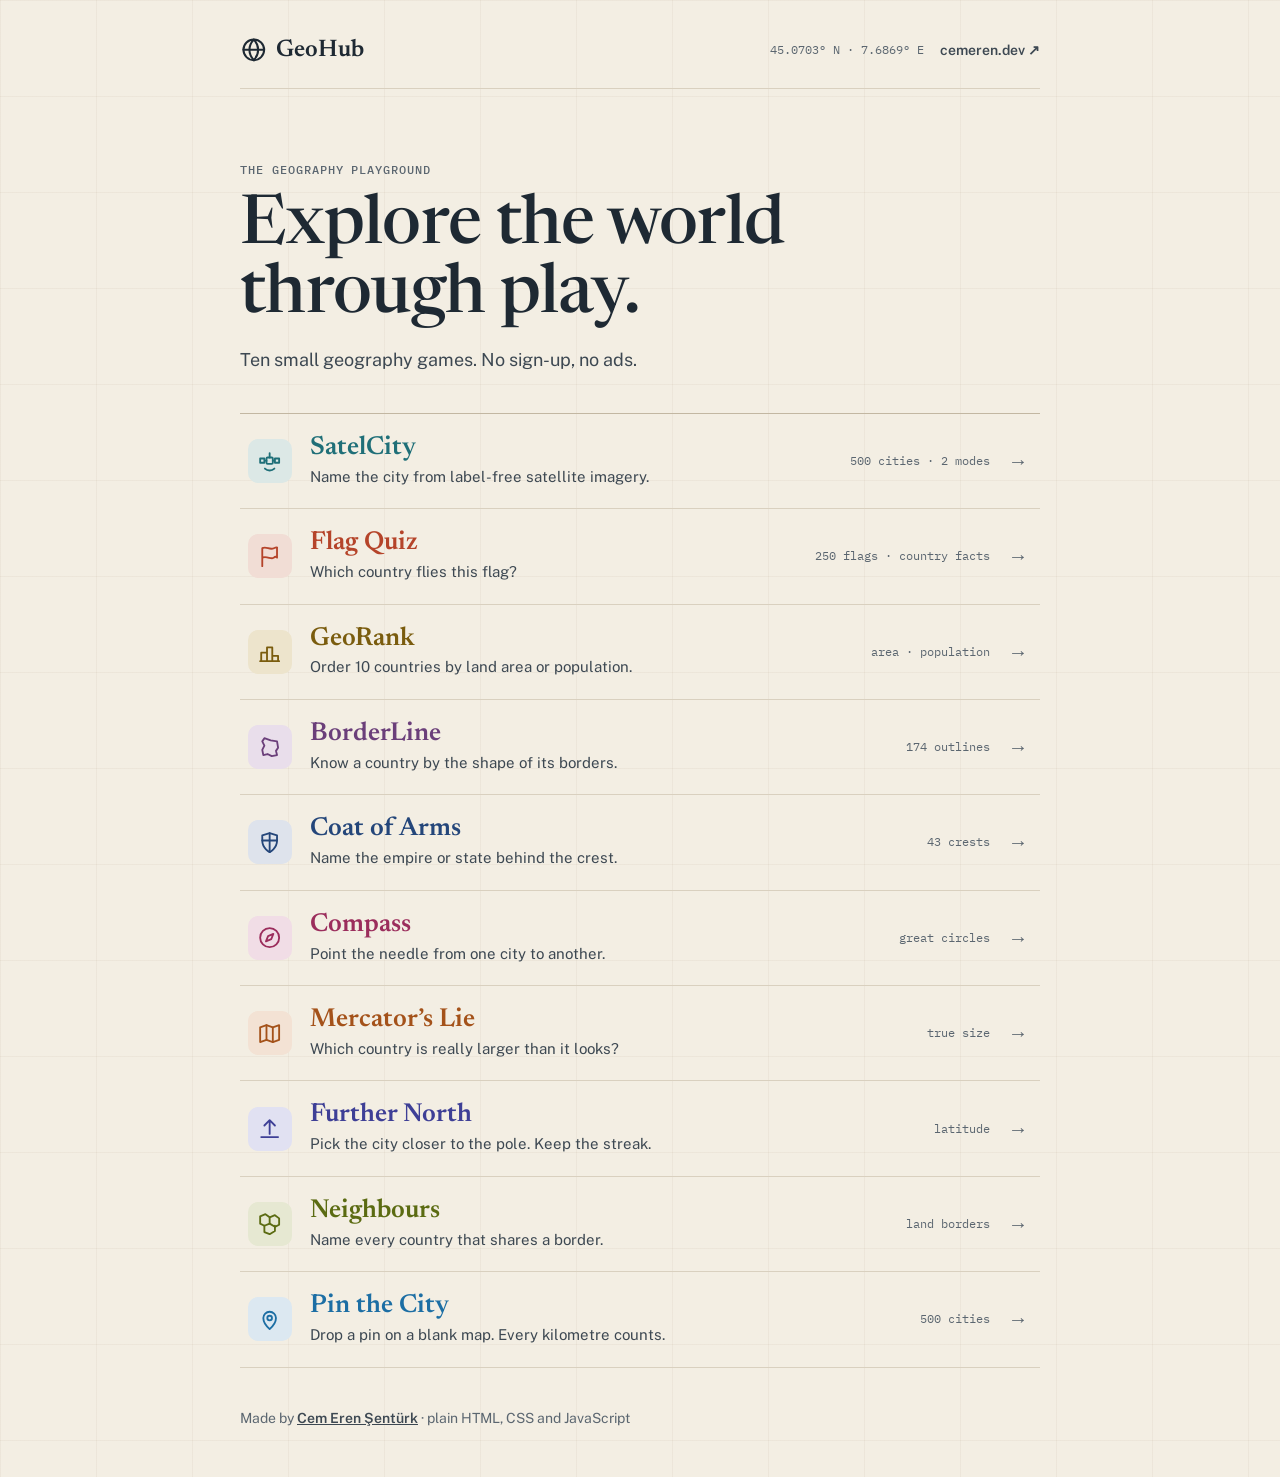
<file: index.html>
<!DOCTYPE html>
<html lang="en">
<head>
  <meta charset="UTF-8">
  <meta name="viewport" content="width=device-width, initial-scale=1.0, viewport-fit=cover">
  <title>GeoHub — Geography Games</title>
  <link rel="icon" type="image/svg+xml" href="favicons/geohub.svg">
  <link rel="icon" type="image/png" sizes="180x180" href="favicons/geohub-180.png">
  <link rel="apple-touch-icon" href="favicons/geohub-180.png">
  <link rel="manifest" href="manifest.webmanifest">
  <meta name="theme-color" content="#F3EEE3">
  <meta name="mobile-web-app-capable" content="yes">
  <meta name="apple-mobile-web-app-capable" content="yes">
  <meta name="apple-mobile-web-app-status-bar-style" content="default">
  <meta name="apple-mobile-web-app-title" content="GeoHub">
  <meta name="description" content="Ten small geography games: satellite cities, flags, rankings, border outlines, coats of arms, compass bearings, true country sizes, latitudes, neighbours and pinning cities on a map.">

  <!-- OpenGraph -->
  <meta property="og:site_name" content="GeoHub">
  <meta property="og:type" content="website">
  <meta property="og:title" content="GeoHub — Geography Games">
  <meta property="og:description" content="Explore the world through play: satellite cities, flags, rankings, border outlines and coats of arms.">
  <meta property="og:url" content="https://cemeren.dev/geohub/">
  <meta property="og:image" content="https://cemeren.dev/geohub/og/geohub.png">
  <meta name="twitter:card" content="summary_large_image">
  <meta name="twitter:image" content="https://cemeren.dev/geohub/og/geohub.png">

  <!-- Google Fonts -->
  <link rel="preconnect" href="https://fonts.googleapis.com">
  <link rel="preconnect" href="https://fonts.gstatic.com" crossorigin>
  <link href="https://fonts.googleapis.com/css2?family=Newsreader:opsz,wght@6..72,500;6..72,600&family=Public+Sans:wght@400;500;600;700&family=IBM+Plex+Mono:wght@400;500&display=swap" rel="stylesheet">

  <link rel="stylesheet" href="css/atlas.css?v=2">
  <link rel="stylesheet" href="css/portal.css?v=3">
</head>
<body>

  <div class="atlas-page portal">

    <header class="portal-header">
      <a href="./" class="portal-brand">
        <svg class="icon" viewBox="0 0 24 24" aria-hidden="true"><circle cx="12" cy="12" r="9"/><path d="M3 12h18M12 3c2.5 2.7 3.8 5.7 3.8 9s-1.3 6.3-3.8 9c-2.5-2.7-3.8-5.7-3.8-9S9.5 5.7 12 3z"/></svg>
        <span>GeoHub</span>
      </a>
      <span class="portal-coords mono" aria-hidden="true">45.0703° N · 7.6869° E</span>
      <a href="https://cemeren.dev" target="_blank" rel="noopener noreferrer" class="portal-creator">cemeren.dev ↗</a>
      <button type="button" class="atlas-btn atlas-btn--sm portal-install" id="install-btn" hidden>
        <svg class="icon" viewBox="0 0 24 24" aria-hidden="true"><path d="M12 4v11M7 10l5 5 5-5"/><path d="M5 20h14"/></svg>
        Install app
      </button>
    </header>

    <main>
      <section class="portal-hero">
        <p class="atlas-eyebrow">The geography playground</p>
        <h1 class="portal-title">Explore the world<br>through play.</h1>
        <p class="portal-lead">Ten small geography games. No sign-up, no ads.</p>
      </section>

      <nav class="game-list" aria-label="Games">

        <a href="satelcity/" class="game-row" style="--row-accent: var(--sea); --row-soft: #DCE8E6;">
          <span class="game-icon" aria-hidden="true">
            <svg class="icon" viewBox="0 0 24 24"><rect x="9" y="9" width="6" height="6" rx="1"/><path d="M3 10h4v4H3zM17 10h4v4h-4zM7 12h2M15 12h2M12 9V5M7.5 19.5a6.5 6.5 0 0 0 9 0"/></svg>
          </span>
          <span class="game-text">
            <span class="game-name">SatelCity</span>
            <span class="game-desc">Name the city from label-free satellite imagery.</span>
          </span>
          <span class="game-meta mono">500 cities · 2 modes</span>
          <span class="game-arrow" aria-hidden="true">→</span>
        </a>

        <a href="flagquiz/" class="game-row" style="--row-accent: var(--brick); --row-soft: #F1DDD5;">
          <span class="game-icon" aria-hidden="true">
            <svg class="icon" viewBox="0 0 24 24"><path d="M5 21V4M5 4c4-2 7 2 11 0s3 0 3 0v9s-1-2-3 0-7-2-11 0"/></svg>
          </span>
          <span class="game-text">
            <span class="game-name">Flag Quiz</span>
            <span class="game-desc">Which country flies this flag?</span>
          </span>
          <span class="game-meta mono">250 flags · country facts</span>
          <span class="game-arrow" aria-hidden="true">→</span>
        </a>

        <a href="georank/" class="game-row" style="--row-accent: var(--ochre); --row-soft: #EDE4CC;">
          <span class="game-icon" aria-hidden="true">
            <svg class="icon" viewBox="0 0 24 24"><path d="M3 21h18M9.5 21V8h5v13M4 21v-8h5.5M14.5 21v-5H20v5"/></svg>
          </span>
          <span class="game-text">
            <span class="game-name">GeoRank</span>
            <span class="game-desc">Order 10 countries by land area or population.</span>
          </span>
          <span class="game-meta mono">area · population</span>
          <span class="game-arrow" aria-hidden="true">→</span>
        </a>

        <a href="borderline/" class="game-row" style="--row-accent: var(--plum); --row-soft: #E9DEEB;">
          <span class="game-icon" aria-hidden="true">
            <svg class="icon" viewBox="0 0 24 24"><path d="M7 4l6 2 6 1 1 6-2 3 1 4-5 1-4-2-4 1-1-5 2-4-2-4z"/></svg>
          </span>
          <span class="game-text">
            <span class="game-name">BorderLine</span>
            <span class="game-desc">Know a country by the shape of its borders.</span>
          </span>
          <span class="game-meta mono">174 outlines</span>
          <span class="game-arrow" aria-hidden="true">→</span>
        </a>

        <a href="coatofarms/" class="game-row" style="--row-accent: var(--heraldic); --row-soft: #DEE3EC;">
          <span class="game-icon" aria-hidden="true">
            <svg class="icon" viewBox="0 0 24 24"><path d="M12 21s7-3.5 7-11V5l-7-2-7 2v5c0 7.5 7 11 7 11z"/><path d="M12 3v18M5 10h14"/></svg>
          </span>
          <span class="game-text">
            <span class="game-name">Coat of Arms</span>
            <span class="game-desc">Name the empire or state behind the crest.</span>
          </span>
          <span class="game-meta mono">43 crests</span>
          <span class="game-arrow" aria-hidden="true">→</span>
        </a>

        <a href="compass/" class="game-row" style="--row-accent: var(--raspberry); --row-soft: #F1DDE6;">
          <span class="game-icon" aria-hidden="true">
            <svg class="icon" viewBox="0 0 24 24"><circle cx="12" cy="12" r="9"/><path d="m15.5 8.5-2 5-5 2 2-5z"/></svg>
          </span>
          <span class="game-text">
            <span class="game-name">Compass</span>
            <span class="game-desc">Point the needle from one city to another.</span>
          </span>
          <span class="game-meta mono">great circles</span>
          <span class="game-arrow" aria-hidden="true">→</span>
        </a>

        <a href="mercator/" class="game-row" style="--row-accent: var(--rust); --row-soft: #F3E2D4;">
          <span class="game-icon" aria-hidden="true">
            <svg class="icon" viewBox="0 0 24 24"><path d="M3 6l6-2 6 2 6-2v14l-6 2-6-2-6 2z"/><path d="M9 4v14M15 6v14"/></svg>
          </span>
          <span class="game-text">
            <span class="game-name">Mercator&#8217;s Lie</span>
            <span class="game-desc">Which country is really larger than it looks?</span>
          </span>
          <span class="game-meta mono">true size</span>
          <span class="game-arrow" aria-hidden="true">→</span>
        </a>

        <a href="furthernorth/" class="game-row" style="--row-accent: var(--indigo); --row-soft: #E1E1F2;">
          <span class="game-icon" aria-hidden="true">
            <svg class="icon" viewBox="0 0 24 24"><path d="M12 17V4M7 9l5-5 5 5M4 20h16"/></svg>
          </span>
          <span class="game-text">
            <span class="game-name">Further North</span>
            <span class="game-desc">Pick the city closer to the pole. Keep the streak.</span>
          </span>
          <span class="game-meta mono">latitude</span>
          <span class="game-arrow" aria-hidden="true">→</span>
        </a>

        <a href="neighbours/" class="game-row" style="--row-accent: var(--olive); --row-soft: #E6E8D2;">
          <span class="game-icon" aria-hidden="true">
            <svg class="icon" viewBox="0 0 24 24"><path d="M3 5l5-2 4 3v6l-5 2-4-2z"/><path d="M12 6l5-2 4 3v6l-4 2-5-3"/><path d="M7 14v6l5 2 5-3v-5"/></svg>
          </span>
          <span class="game-text">
            <span class="game-name">Neighbours</span>
            <span class="game-desc">Name every country that shares a border.</span>
          </span>
          <span class="game-meta mono">land borders</span>
          <span class="game-arrow" aria-hidden="true">→</span>
        </a>

        <a href="pinthecity/" class="game-row" style="--row-accent: var(--cerulean); --row-soft: #DCE8F1;">
          <span class="game-icon" aria-hidden="true">
            <svg class="icon" viewBox="0 0 24 24"><path d="M12 21s-6-5.3-6-10.5a6 6 0 0 1 12 0C18 15.7 12 21 12 21z"/><circle cx="12" cy="10.5" r="2.2"/></svg>
          </span>
          <span class="game-text">
            <span class="game-name">Pin the City</span>
            <span class="game-desc">Drop a pin on a blank map. Every kilometre counts.</span>
          </span>
          <span class="game-meta mono">500 cities</span>
          <span class="game-arrow" aria-hidden="true">→</span>
        </a>

      </nav>
    </main>

    <footer class="portal-footer">
      <p>Made by <a href="https://cemeren.dev" target="_blank" rel="noopener noreferrer">Cem Eren Şentürk</a> · plain HTML, CSS and JavaScript</p>
    </footer>

  </div>

  <div class="atlas-modal-backdrop install-sheet" id="install-sheet" hidden>
    <div class="atlas-modal" role="dialog" aria-modal="true" aria-labelledby="install-sheet-title">
      <h2 class="install-sheet-title" id="install-sheet-title">Install GeoHub</h2>
      <p class="install-sheet-lead">Add GeoHub to your Home Screen to play full screen, like an app.</p>
      <ol class="install-steps">
        <li>
          <span class="install-step-num mono">1</span>
          <span>Tap the Share button
            <svg class="icon install-share-icon" viewBox="0 0 24 24" aria-hidden="true"><path d="M12 3v12M8 7l4-4 4 4"/><path d="M5 12v7a2 2 0 0 0 2 2h10a2 2 0 0 0 2-2v-7"/></svg>
            <span class="install-step-hint">On iOS 26 it is inside the <span class="mono">&middot;&middot;&middot;</span> menu.</span>
          </span>
        </li>
        <li>
          <span class="install-step-num mono">2</span>
          <span>Choose <strong>Add to Home Screen</strong></span>
        </li>
      </ol>
      <button type="button" class="atlas-btn atlas-btn--primary install-sheet-close" id="install-sheet-close">Got it</button>
    </div>
  </div>

  <script src="js/install.js?v=1"></script>
  <script>
    if ('serviceWorker' in navigator && location.protocol.startsWith('http')) {
      navigator.serviceWorker.register('sw.js').catch(() => {});
    }
  </script>
</body>
</html>
</file>
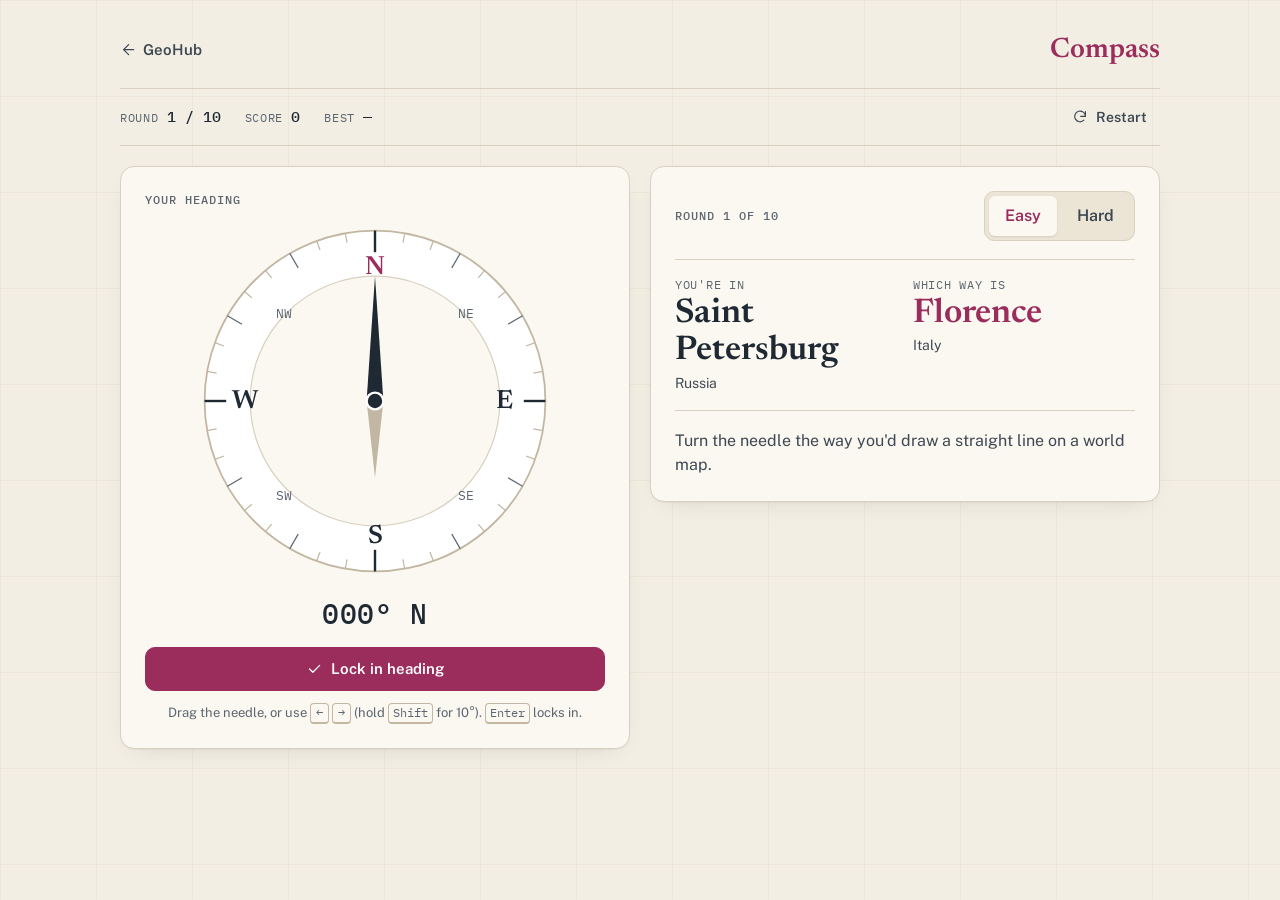
<file: compass/index.html>
<!DOCTYPE html>
<html lang="en">
<head>
  <meta charset="UTF-8">
  <meta name="viewport" content="width=device-width, initial-scale=1.0, viewport-fit=cover">
  <title>Compass — Which Way Is It on the Map?</title>
  <link rel="icon" type="image/svg+xml" href="../favicons/compass.svg">
  <link rel="icon" type="image/png" sizes="180x180" href="../favicons/compass-180.png">
  <link rel="apple-touch-icon" href="../favicons/geohub-180.png">
  <link rel="manifest" href="../manifest.webmanifest">
  <meta name="theme-color" content="#F3EEE3">
  <meta name="mobile-web-app-capable" content="yes">
  <meta name="apple-mobile-web-app-capable" content="yes">
  <meta name="apple-mobile-web-app-status-bar-style" content="default">
  <meta name="apple-mobile-web-app-title" content="GeoHub">
  <meta name="description" content="Stand in one city and point the compass toward another, the way you'd draw it on a world map. Then see the curved route planes really fly.">

  <!-- OpenGraph / WhatsApp Meta Tags -->
  <meta property="og:site_name" content="Compass — GeoHub">
  <meta property="og:type" content="website">
  <meta property="og:url" content="https://cemeren.dev/satelcity/compass/">
  <meta property="og:title" content="Compass — Which Way Is It on the Map?">
  <meta property="og:description" content="You're in Istanbul. Which way is Tokyo on the map? Point the compass, then see the route planes really fly.">
  <meta property="og:image" content="https://cemeren.dev/satelcity/og/compass.png">
  <meta property="og:image:type" content="image/png">
  <meta name="twitter:card" content="summary_large_image">
  <meta name="twitter:title" content="Compass — Which Way Is It on the Map?">
  <meta name="twitter:description" content="Point the compass the way you'd draw it on a world map.">
  <meta name="twitter:image" content="https://cemeren.dev/satelcity/og/compass.png">

  <!-- Google Fonts: Atlas (Newsreader, Public Sans, IBM Plex Mono) -->
  <link rel="preconnect" href="https://fonts.googleapis.com">
  <link rel="preconnect" href="https://fonts.gstatic.com" crossorigin>
  <link href="https://fonts.googleapis.com/css2?family=Newsreader:opsz,wght@6..72,500;6..72,600&family=Public+Sans:wght@400;500;600;700&family=IBM+Plex+Mono:wght@400;500&display=swap" rel="stylesheet">

  <link rel="stylesheet" href="../css/atlas.css?v=2">
  <link rel="stylesheet" href="css/style.css?v=2">
</head>
<body data-game="compass">

  <div class="atlas-page">

    <header class="atlas-topbar">
      <a href="../" class="atlas-back">
        <svg class="icon" viewBox="0 0 24 24" aria-hidden="true"><path d="M19 12H5M12 19l-7-7 7-7"/></svg>
        GeoHub
      </a>
      <a href="./" class="atlas-title">Compass</a>
    </header>

    <main class="cp-main">

      <section class="atlas-stats" aria-label="Stats">
        <span class="atlas-stat"><span class="atlas-stat-label">Round</span><span class="atlas-stat-value" id="stat-round">1 / 10</span></span>
        <span class="atlas-stat"><span class="atlas-stat-label">Score</span><span class="atlas-stat-value" id="stat-score">0</span></span>
        <span class="atlas-stat"><span class="atlas-stat-label">Best</span><span class="atlas-stat-value" id="stat-best">—</span></span>
        <button type="button" class="atlas-btn atlas-btn--ghost atlas-btn--sm" id="btn-restart">
          <svg class="icon" viewBox="0 0 24 24" aria-hidden="true"><path d="M20 11a8 8 0 1 0-2.3 5.7M20 4v7h-7"/></svg>
          Restart
        </button>
      </section>

      <div class="cp-layout">

        <!-- Question -->
        <section class="atlas-panel cp-question">
          <div class="cp-question-head">
            <span class="atlas-eyebrow" id="round-label">Round 1 of 10</span>
            <div class="atlas-segmented" role="group" aria-label="Difficulty">
              <button type="button" data-difficulty="easy" aria-pressed="true">Easy</button>
              <button type="button" data-difficulty="hard" aria-pressed="false">Hard</button>
            </div>
          </div>

          <div class="cp-route">
            <div class="cp-place">
              <span class="cp-place-label">You're in</span>
              <span class="cp-place-name" id="from-name">—</span>
              <span class="cp-place-country" id="from-country"></span>
            </div>
            <div class="cp-place">
              <span class="cp-place-label">Which way is</span>
              <span class="cp-place-name cp-place-name--target" id="to-name">—</span>
              <span class="cp-place-country" id="to-country"></span>
            </div>
          </div>

          <p class="cp-prompt">Turn the needle the way you'd draw a straight line on a world map.</p>
        </section>

        <!-- Dial -->
        <section class="atlas-panel cp-dial-card">
          <span class="atlas-eyebrow">Your heading</span>
          <div class="cp-dial" id="dial" tabindex="0" role="slider"
               aria-label="Compass heading" aria-valuemin="0" aria-valuemax="359" aria-valuenow="0" aria-valuetext="000 degrees, N">
            <svg viewBox="0 0 300 300" aria-hidden="true">
              <circle class="cp-ring" cx="150" cy="150" r="142"/>
              <circle class="cp-ring cp-ring--inner" cx="150" cy="150" r="104"/>
              <g id="ticks"></g>
              <g class="cp-cardinals">
                <text x="150" y="44" class="cp-cardinal cp-cardinal--north">N</text>
                <text x="258" y="156" class="cp-cardinal">E</text>
                <text x="150" y="268" class="cp-cardinal">S</text>
                <text x="42" y="156" class="cp-cardinal">W</text>
              </g>
              <g class="cp-intercardinals">
                <text x="226" y="78">NE</text>
                <text x="226" y="230">SE</text>
                <text x="74" y="230">SW</text>
                <text x="74" y="78">NW</text>
              </g>
              <g class="cp-needle cp-needle--globe" id="needle-globe" hidden>
                <line x1="150" y1="150" x2="150" y2="52"/>
              </g>
              <g class="cp-needle cp-needle--map" id="needle-map" hidden>
                <path d="M150 46 L157 150 L143 150 Z"/>
              </g>
              <g class="cp-needle cp-needle--player" id="needle-player">
                <path d="M150 46 L157 150 L143 150 Z"/>
                <path class="cp-needle-tail" d="M143 150 L157 150 L150 214 Z"/>
              </g>
              <circle class="cp-hub" cx="150" cy="150" r="7"/>
            </svg>
          </div>
          <div class="cp-readout mono" id="readout">000° N</div>
          <div class="cp-actions" id="aim-actions">
            <button type="button" class="atlas-btn atlas-btn--primary" id="btn-lock">
              <svg class="icon" viewBox="0 0 24 24" aria-hidden="true"><path d="M5 12.5l4.5 4.5L19 7.5"/></svg>
              Lock in heading
            </button>
          </div>
          <p class="cp-hint">Drag the needle, or use <kbd>←</kbd> <kbd>→</kbd> (hold <kbd>Shift</kbd> for 10°). <kbd>Enter</kbd> locks in.</p>
        </section>

        <!-- Result -->
        <section class="atlas-panel cp-result" id="result" aria-live="polite" hidden>
          <div class="cp-metrics">
            <div class="cp-metric"><span class="atlas-stat-label">Off by</span><span class="cp-metric-value mono" id="res-error">—</span></div>
            <div class="cp-metric"><span class="atlas-stat-label">Points</span><span class="cp-metric-value mono" id="res-points">—</span></div>
            <div class="cp-metric"><span class="atlas-stat-label">Km</span><span class="cp-metric-value mono" id="res-distance">—</span></div>
          </div>
          <p class="atlas-feedback" id="res-feedback"></p>
          <ul class="cp-legend">
            <li><span class="cp-swatch cp-swatch--player" aria-hidden="true"></span>Your heading <span class="mono" id="legend-player"></span></li>
            <li><span class="cp-swatch cp-swatch--map" aria-hidden="true"></span>On the map (scored) <span class="mono" id="legend-map"></span></li>
            <li><span class="cp-swatch cp-swatch--globe" aria-hidden="true"></span>Shortest route on the globe (what planes fly) <span class="mono" id="legend-globe"></span></li>
          </ul>
          <p class="cp-explain" id="res-explain"></p>
          <button type="button" class="atlas-btn atlas-btn--primary" id="btn-next">
            Next round
            <svg class="icon" viewBox="0 0 24 24" aria-hidden="true"><path d="M5 12h14M13 6l6 6-6 6"/></svg>
          </button>
        </section>

        <!-- Route map -->
        <section class="atlas-panel cp-map-card" id="map-card" hidden>
          <div class="cp-map-head">
            <span class="atlas-eyebrow">The route</span>
            <ul class="cp-map-legend">
              <li><span class="cp-swatch cp-swatch--map" aria-hidden="true"></span>Straight line on the map</li>
              <li><span class="cp-swatch cp-swatch--globe" aria-hidden="true"></span>Shortest route on the globe</li>
            </ul>
          </div>
          <svg class="cp-map" id="map" viewBox="0 0 1000 679" role="img" aria-label="World map with the route">
            <rect class="cp-map-sea" x="-1000" y="-100" width="3000" height="900"/>
            <path class="cp-map-land" id="map-land"/>
            <g id="map-routes"></g>
            <g id="map-cities"></g>
          </svg>
        </section>

      </div>
    </main>

    <!-- Session summary -->
    <div class="atlas-modal-backdrop" id="summary" hidden>
      <div class="atlas-modal cp-summary" role="dialog" aria-modal="true" aria-labelledby="summary-title">
        <span class="atlas-eyebrow">Session complete</span>
        <h2 id="summary-title"><span class="mono" id="summary-total">0</span> <span class="cp-summary-of">/ 1000</span></h2>
        <p class="cp-summary-best" id="summary-best"></p>
        <ol class="cp-summary-list" id="summary-list"></ol>
        <button type="button" class="atlas-btn atlas-btn--primary" id="btn-again">
          <svg class="icon" viewBox="0 0 24 24" aria-hidden="true"><path d="M20 11a8 8 0 1 0-2.3 5.7M20 4v7h-7"/></svg>
          Play again
        </button>
      </div>
    </div>

  </div>

  <script type="module" src="js/app.js?v=3"></script>
  <script>
    if ('serviceWorker' in navigator && location.protocol.startsWith('http')) {
      navigator.serviceWorker.register('../sw.js').catch(() => {});
    }
  </script>
</body>
</html>
</file>
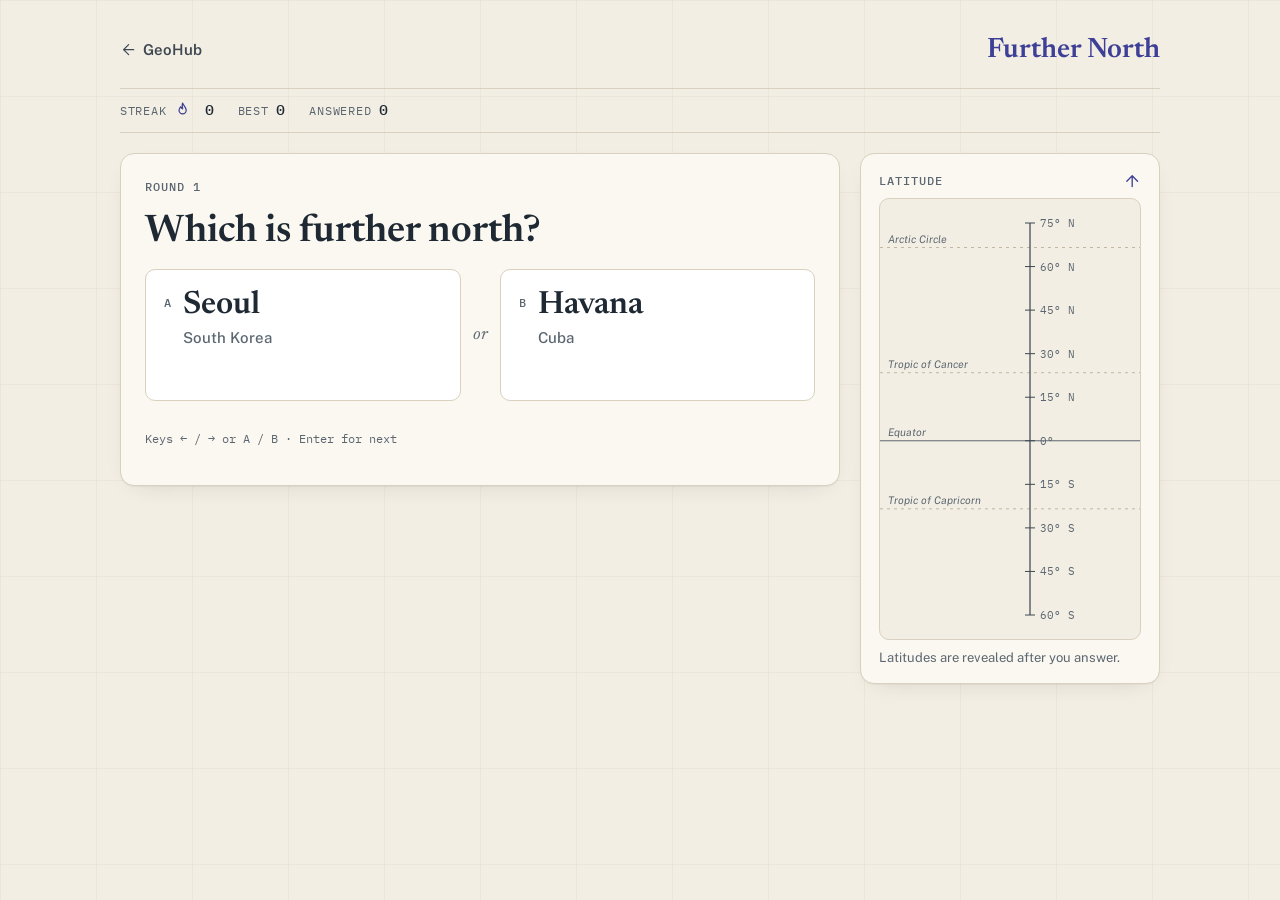
<file: furthernorth/index.html>
<!DOCTYPE html>
<html lang="en">
<head>
  <meta charset="UTF-8">
  <meta name="viewport" content="width=device-width, initial-scale=1.0, viewport-fit=cover">
  <title>Further North — Which City Is Closer to the Pole?</title>
  <link rel="icon" type="image/svg+xml" href="../favicons/furthernorth.svg">
  <link rel="icon" type="image/png" sizes="180x180" href="../favicons/furthernorth-180.png">
  <link rel="apple-touch-icon" href="../favicons/geohub-180.png">
  <link rel="manifest" href="../manifest.webmanifest">
  <meta name="theme-color" content="#F3EEE3">
  <meta name="mobile-web-app-capable" content="yes">
  <meta name="apple-mobile-web-app-capable" content="yes">
  <meta name="apple-mobile-web-app-status-bar-style" content="default">
  <meta name="apple-mobile-web-app-title" content="GeoHub">
  <meta name="description" content="Two cities, one question: which is further north? A fast streak game where intuition often gets latitude wrong.">

  <!-- OpenGraph / WhatsApp Meta Tags -->
  <meta property="og:site_name" content="Further North — GeoHub">
  <meta property="og:type" content="website">
  <meta property="og:url" content="https://cemeren.dev/geohub/furthernorth/">
  <meta property="og:title" content="Further North — Which City Is Closer to the Pole?">
  <meta property="og:description" content="Rome or New York? Pick the city that lies further north and keep your streak alive.">
  <meta property="og:image" content="https://cemeren.dev/geohub/og/furthernorth.png">
  <meta property="og:image:type" content="image/png">
  <meta name="twitter:card" content="summary_large_image">
  <meta name="twitter:title" content="Further North — Which City Is Closer to the Pole?">
  <meta name="twitter:description" content="Rome or New York? Pick the city that lies further north and keep your streak alive.">
  <meta name="twitter:image" content="https://cemeren.dev/geohub/og/furthernorth.png">

  <!-- Google Fonts: Atlas (Newsreader, Public Sans, IBM Plex Mono) -->
  <link rel="preconnect" href="https://fonts.googleapis.com">
  <link rel="preconnect" href="https://fonts.gstatic.com" crossorigin>
  <link href="https://fonts.googleapis.com/css2?family=Newsreader:opsz,wght@6..72,500;6..72,600&family=Public+Sans:wght@400;500;600;700&family=IBM+Plex+Mono:wght@400;500&display=swap" rel="stylesheet">

  <link rel="stylesheet" href="../css/atlas.css?v=2">
  <link rel="stylesheet" href="css/style.css?v=1">
</head>
<body data-game="furthernorth">

  <div class="atlas-page">

    <header class="atlas-topbar">
      <a href="../" class="atlas-back">
        <svg class="icon" viewBox="0 0 24 24" aria-hidden="true"><path d="M19 12H5M12 19l-7-7 7-7"/></svg>
        <span>GeoHub</span>
      </a>
      <a href="./" class="atlas-title">Further North</a>
    </header>

    <section class="atlas-stats" aria-label="Stats">
      <span class="atlas-stat">
        <span class="atlas-stat-label">Streak</span>
        <span class="atlas-stat-value fn-streak">
          <svg class="icon" viewBox="0 0 24 24" aria-hidden="true"><path d="M12 3c1 3.5 5 5.5 5 10a5 5 0 0 1-10 0c0-2.5 1.5-4 2.5-5 .3 1.6 1.2 2.6 2.5 3 0-3-1.5-5.5 0-8z"/></svg>
          <span id="stat-streak">0</span>
        </span>
      </span>
      <span class="atlas-stat">
        <span class="atlas-stat-label">Best</span>
        <span class="atlas-stat-value" id="stat-best">0</span>
      </span>
      <span class="atlas-stat">
        <span class="atlas-stat-label">Answered</span>
        <span class="atlas-stat-value" id="stat-answered">0</span>
      </span>
    </section>

    <main class="fn-layout">

      <section class="atlas-panel fn-play" aria-labelledby="fn-question">
        <p class="atlas-eyebrow">Round <span id="round-number">1</span></p>
        <h1 class="fn-question" id="fn-question">Which is further north?</h1>

        <div class="fn-cities">
          <button type="button" class="atlas-option fn-city" id="city-a" data-side="0">
            <span class="atlas-option-key">A</span>
            <span class="fn-city-text">
              <span class="fn-city-name" id="city-a-name">…</span>
              <span class="fn-city-country" id="city-a-country"></span>
              <span class="fn-city-lat mono" id="city-a-lat" hidden></span>
            </span>
          </button>
          <span class="fn-or" aria-hidden="true">or</span>
          <button type="button" class="atlas-option fn-city" id="city-b" data-side="1">
            <span class="atlas-option-key">B</span>
            <span class="fn-city-text">
              <span class="fn-city-name" id="city-b-name">…</span>
              <span class="fn-city-country" id="city-b-country"></span>
              <span class="fn-city-lat mono" id="city-b-lat" hidden></span>
            </span>
          </button>
        </div>

        <div class="atlas-feedback fn-feedback" id="feedback" role="status" aria-live="polite" hidden></div>

        <div class="fn-actions">
          <p class="fn-hint mono" id="key-hint">Keys ← / → or A / B · Enter for next</p>
          <button type="button" class="atlas-btn atlas-btn--primary" id="btn-next" hidden>
            <span>Next pair</span>
            <svg class="icon" viewBox="0 0 24 24" aria-hidden="true"><path d="M5 12h14M13 6l6 6-6 6"/></svg>
          </button>
          <button type="button" class="atlas-btn atlas-btn--primary" id="btn-restart" hidden>
            <svg class="icon" viewBox="0 0 24 24" aria-hidden="true"><path d="M20 11a8 8 0 1 0-2.3 5.7M20 4v7h-7"/></svg>
            <span>Play again</span>
          </button>
        </div>
      </section>

      <section class="atlas-panel fn-ruler-panel" aria-label="Latitude ruler">
        <div class="fn-ruler-head">
          <span class="atlas-eyebrow">Latitude</span>
          <svg class="icon fn-north" viewBox="0 0 24 24" aria-hidden="true"><path d="M12 19V5M5 12l7-7 7 7"/></svg>
        </div>
        <svg id="ruler" class="fn-ruler" viewBox="0 0 260 440" role="img" aria-label="Latitude ruler"></svg>
        <p class="fn-ruler-caption" id="ruler-caption">Latitudes are revealed after you answer.</p>
      </section>

    </main>

    <!-- Game over -->
    <div id="modal-over" class="atlas-modal-backdrop" hidden>
      <div class="atlas-modal fn-over" role="dialog" aria-modal="true" aria-labelledby="over-title">
        <div class="fn-over-icon" aria-hidden="true">
          <svg class="icon" viewBox="0 0 24 24"><path d="M8 21h8M12 17v4M7 4h10v5a5 5 0 0 1-10 0z"/><path d="M17 5h3v2a3 3 0 0 1-3 3M7 5H4v2a3 3 0 0 0 3 3"/></svg>
        </div>
        <h2 id="over-title">Run over</h2>
        <p class="fn-over-sub" id="over-sub">The streak ends here.</p>
        <div class="fn-over-stats">
          <div><span class="fn-over-num mono" id="over-streak">0</span><span class="fn-over-label">Streak</span></div>
          <div><span class="fn-over-num mono" id="over-best">0</span><span class="fn-over-label">Best</span></div>
        </div>
        <p class="fn-over-pair" id="over-pair"></p>
        <div class="fn-over-actions">
          <button type="button" class="atlas-btn atlas-btn--ghost" id="btn-close-over">See the ruler</button>
          <button type="button" class="atlas-btn atlas-btn--primary" id="btn-play-again">
            <svg class="icon" viewBox="0 0 24 24" aria-hidden="true"><path d="M20 11a8 8 0 1 0-2.3 5.7M20 4v7h-7"/></svg>
            <span>Play again</span>
          </button>
        </div>
      </div>
    </div>

  </div>

  <script type="module" src="js/app.js?v=1"></script>
  <script>
    if ('serviceWorker' in navigator && location.protocol.startsWith('http')) {
      navigator.serviceWorker.register('../sw.js').catch(() => {});
    }
  </script>
</body>
</html>
</file>
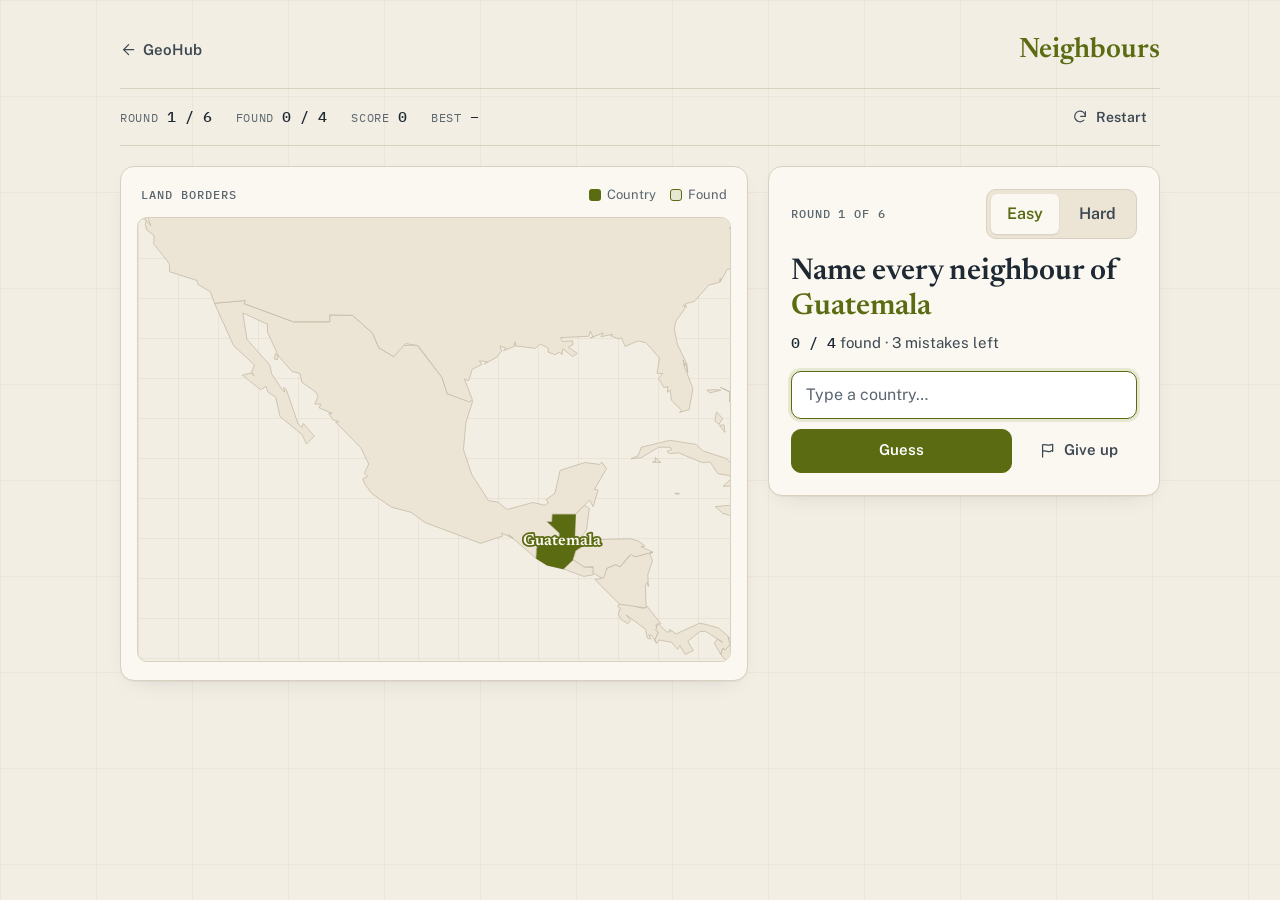
<file: neighbours/index.html>
<!DOCTYPE html>
<html lang="en">
<head>
  <meta charset="UTF-8">
  <meta name="viewport" content="width=device-width, initial-scale=1.0, viewport-fit=cover">
  <title>Neighbours — Name Every Country Next Door</title>
  <link rel="icon" type="image/svg+xml" href="../favicons/neighbours.svg">
  <link rel="icon" type="image/png" sizes="180x180" href="../favicons/neighbours-180.png">
  <link rel="apple-touch-icon" href="../favicons/geohub-180.png">
  <link rel="manifest" href="../manifest.webmanifest">
  <meta name="theme-color" content="#F3EEE3">
  <meta name="mobile-web-app-capable" content="yes">
  <meta name="apple-mobile-web-app-capable" content="yes">
  <meta name="apple-mobile-web-app-status-bar-style" content="default">
  <meta name="apple-mobile-web-app-title" content="GeoHub">
  <meta name="description" content="A country lights up on the map. Can you name every country it shares a land border with? China has 14 neighbours: how many can you get?">

  <!-- OpenGraph / Twitter -->
  <meta property="og:site_name" content="Neighbours — GeoHub">
  <meta property="og:type" content="website">
  <meta property="og:url" content="https://cemeren.dev/geohub/neighbours/">
  <meta property="og:title" content="Neighbours — Name Every Country Next Door">
  <meta property="og:description" content="Name all the land neighbours of a country and watch them light up on the map.">
  <meta property="og:image" content="https://cemeren.dev/geohub/og/neighbours.png">
  <meta name="twitter:card" content="summary_large_image">
  <meta name="twitter:title" content="Neighbours — Name Every Country Next Door">
  <meta name="twitter:description" content="China has 14 neighbours. How many can you name?">
  <meta name="twitter:image" content="https://cemeren.dev/geohub/og/neighbours.png">

  <!-- Google Fonts: Atlas (Newsreader, Public Sans, IBM Plex Mono) -->
  <link rel="preconnect" href="https://fonts.googleapis.com">
  <link rel="preconnect" href="https://fonts.gstatic.com" crossorigin>
  <link href="https://fonts.googleapis.com/css2?family=Newsreader:opsz,wght@6..72,500;6..72,600&family=Public+Sans:wght@400;500;600;700&family=IBM+Plex+Mono:wght@400;500&display=swap" rel="stylesheet">

  <link rel="stylesheet" href="../css/atlas.css?v=2">
  <link rel="stylesheet" href="css/style.css?v=1">
</head>
<body data-game="neighbours">

  <div class="atlas-page">

    <header class="atlas-topbar">
      <a href="../" class="atlas-back">
        <svg class="icon" viewBox="0 0 24 24" aria-hidden="true"><path d="M19 12H5M12 19l-7-7 7-7"/></svg>
        GeoHub
      </a>
      <a href="./" class="atlas-title">Neighbours</a>
    </header>

    <section class="atlas-stats" aria-label="Stats">
      <span class="atlas-stat"><span class="atlas-stat-label">Round</span><span class="atlas-stat-value" id="stat-round">1 / 6</span></span>
      <span class="atlas-stat"><span class="atlas-stat-label">Found</span><span class="atlas-stat-value" id="stat-found">0 / 0</span></span>
      <span class="atlas-stat"><span class="atlas-stat-label">Score</span><span class="atlas-stat-value" id="stat-score">0</span></span>
      <span class="atlas-stat"><span class="atlas-stat-label">Best</span><span class="atlas-stat-value" id="stat-best">–</span></span>
      <button type="button" class="atlas-btn atlas-btn--ghost atlas-btn--sm" id="btn-restart">
        <svg class="icon" viewBox="0 0 24 24" aria-hidden="true"><path d="M20 11a8 8 0 1 0-2.3 5.7M20 4v7h-7"/></svg>
        Restart
      </button>
    </section>

    <main class="nb-layout">

      <section class="atlas-panel nb-map-panel" aria-label="Map">
        <div class="nb-map-head">
          <span class="atlas-eyebrow">Land borders</span>
          <span class="nb-legend" aria-hidden="true">
            <span class="nb-key nb-key--target"></span>Country
            <span class="nb-key nb-key--found"></span>Found
          </span>
        </div>
        <div class="nb-map-frame">
          <svg id="map" class="nb-map" viewBox="0 0 1000 679" preserveAspectRatio="xMidYMid meet" role="img" aria-label="World map">
            <g id="map-land"></g>
          </svg>
          <svg id="map-labels" class="nb-map-labels" aria-hidden="true"></svg>
        </div>
      </section>

      <section class="atlas-panel nb-panel" aria-label="Guesses">
        <div class="nb-panel-head">
          <span class="atlas-eyebrow" id="round-label">Round 1 of 6</span>
          <div class="atlas-segmented" role="group" aria-label="Difficulty">
            <button type="button" data-level="easy" aria-pressed="true">Easy</button>
            <button type="button" data-level="hard" aria-pressed="false">Hard</button>
          </div>
        </div>

        <h1 class="nb-question">Name every neighbour of <span class="nb-target" id="target-name">…</span></h1>
        <p class="nb-progress"><span class="mono" id="progress-count">0 / 0</span> found · <span id="mistakes-left">3 mistakes left</span></p>

        <form class="nb-guess" id="guess-form" autocomplete="off">
          <label for="guess-input" class="visually-hidden">Country name</label>
          <div class="nb-input-wrap">
            <input id="guess-input" class="atlas-input" type="text" placeholder="Type a country…" spellcheck="false"
              role="combobox" aria-autocomplete="list" aria-expanded="false" aria-controls="suggestions">
            <ul id="suggestions" class="nb-suggestions" role="listbox" hidden></ul>
          </div>
          <div class="nb-actions">
            <button type="submit" class="atlas-btn atlas-btn--primary" id="btn-guess">Guess</button>
            <button type="button" class="atlas-btn atlas-btn--ghost" id="btn-giveup">
              <svg class="icon" viewBox="0 0 24 24" aria-hidden="true"><path d="M5 21V4M5 4c4-2 7 2 11 0s3 0 3 0v9s-1-2-3 0-7-2-11 0"/></svg>
              Give up
            </button>
          </div>
        </form>

        <div class="atlas-feedback nb-feedback" id="feedback" role="status" aria-live="polite" hidden></div>
        <p class="nb-fact" id="fun-fact" hidden></p>

        <ul class="nb-found" id="found-list" aria-label="Neighbours found"></ul>

        <button type="button" class="atlas-btn atlas-btn--primary nb-next" id="btn-next" hidden>
          Next country
          <svg class="icon" viewBox="0 0 24 24" aria-hidden="true"><path d="M5 12h14M13 6l6 6-6 6"/></svg>
        </button>
      </section>

    </main>
  </div>

  <div class="atlas-modal-backdrop" id="summary" hidden>
    <div class="atlas-modal nb-summary" role="dialog" aria-modal="true" aria-labelledby="summary-title">
      <div class="nb-summary-icon" aria-hidden="true">
        <svg class="icon" viewBox="0 0 24 24"><path d="M8 21h8M12 17v4M7 4h10v5a5 5 0 0 1-10 0z"/><path d="M17 5h3v2a3 3 0 0 1-3 3M7 5H4v2a3 3 0 0 0 3 3"/></svg>
      </div>
      <h2 id="summary-title">Session complete</h2>
      <p class="nb-summary-score"><span class="mono" id="summary-score">0 / 0</span> neighbours named</p>
      <p class="nb-summary-best" id="summary-best"></p>
      <ul class="nb-summary-list" id="summary-list"></ul>
      <button type="button" class="atlas-btn atlas-btn--primary" id="btn-again">
        <svg class="icon" viewBox="0 0 24 24" aria-hidden="true"><path d="M20 11a8 8 0 1 0-2.3 5.7M20 4v7h-7"/></svg>
        Play again
      </button>
    </div>
  </div>

  <script type="module" src="js/app.js?v=1"></script>
  <script>
    if ('serviceWorker' in navigator && location.protocol.startsWith('http')) {
      navigator.serviceWorker.register('../sw.js').catch(() => {});
    }
  </script>
</body>
</html>
</file>
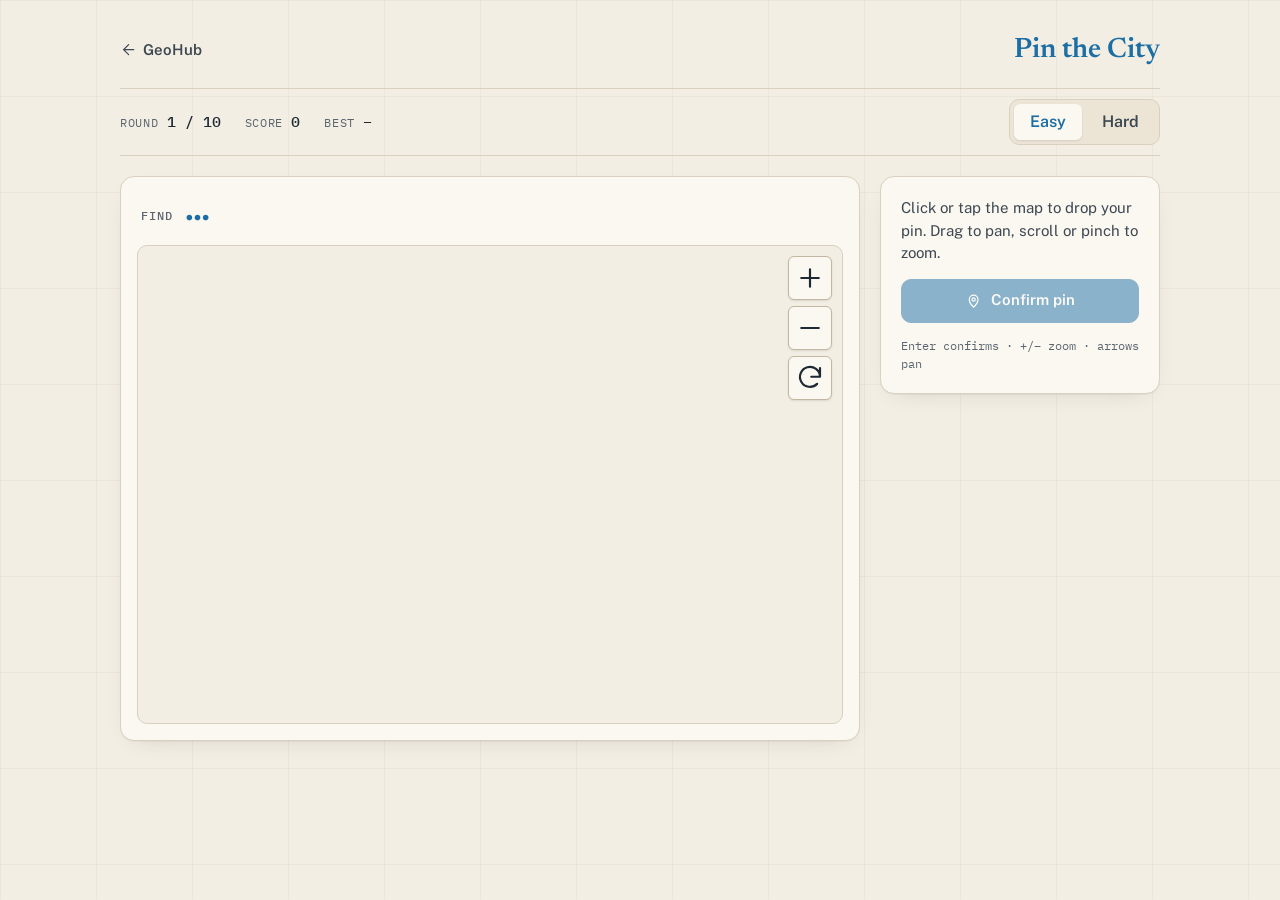
<file: pinthecity/index.html>
<!DOCTYPE html>
<html lang="en">
<head>
  <meta charset="UTF-8">
  <meta name="viewport" content="width=device-width, initial-scale=1.0, viewport-fit=cover">
  <title>Pin the City — Drop a Pin on the World Map</title>
  <link rel="icon" type="image/svg+xml" href="../favicons/pinthecity.svg">
  <link rel="icon" type="image/png" sizes="180x180" href="../favicons/pinthecity-180.png">
  <link rel="apple-touch-icon" href="../favicons/geohub-180.png">
  <link rel="manifest" href="../manifest.webmanifest">
  <meta name="theme-color" content="#F3EEE3">
  <meta name="mobile-web-app-capable" content="yes">
  <meta name="apple-mobile-web-app-capable" content="yes">
  <meta name="apple-mobile-web-app-status-bar-style" content="default">
  <meta name="apple-mobile-web-app-title" content="GeoHub">
  <meta name="description" content="A city name, a blank world map: drop a pin where you think it is. The closer you get, the more points you score.">

  <!-- OpenGraph / WhatsApp Meta Tags -->
  <meta property="og:site_name" content="Pin the City — GeoHub">
  <meta property="og:type" content="website">
  <meta property="og:url" content="https://cemeren.dev/geohub/pinthecity/">
  <meta property="og:title" content="Pin the City — Drop a Pin on the World Map">
  <meta property="og:description" content="Find 10 world cities on a blank map. How many kilometres off are you?">
  <meta property="og:image" content="https://cemeren.dev/geohub/og/pinthecity.png">
  <meta property="og:image:type" content="image/png">
  <meta name="twitter:card" content="summary_large_image">
  <meta name="twitter:title" content="Pin the City — Drop a Pin on the World Map">
  <meta name="twitter:description" content="Find 10 world cities on a blank map. How many kilometres off are you?">
  <meta name="twitter:image" content="https://cemeren.dev/geohub/og/pinthecity.png">

  <!-- Google Fonts: Atlas (Newsreader, Public Sans, IBM Plex Mono) -->
  <link rel="preconnect" href="https://fonts.googleapis.com">
  <link rel="preconnect" href="https://fonts.gstatic.com" crossorigin>
  <link href="https://fonts.googleapis.com/css2?family=Newsreader:opsz,wght@6..72,500;6..72,600&family=Public+Sans:wght@400;500;600;700&family=IBM+Plex+Mono:wght@400;500&display=swap" rel="stylesheet">

  <link rel="stylesheet" href="../css/atlas.css?v=2">
  <link rel="stylesheet" href="css/style.css?v=1">
</head>
<body data-game="pinthecity">

  <div class="atlas-page">

    <header class="atlas-topbar">
      <a href="../" class="atlas-back" title="Back to GeoHub">
        <svg class="icon" viewBox="0 0 24 24" aria-hidden="true"><path d="M19 12H5M12 19l-7-7 7-7"/></svg>
        <span>GeoHub</span>
      </a>
      <span class="atlas-title">Pin the City</span>
    </header>

    <section class="atlas-stats" aria-label="Stats">
      <span class="atlas-stat"><span class="atlas-stat-label">Round</span><span class="atlas-stat-value" id="stat-round">1 / 10</span></span>
      <span class="atlas-stat"><span class="atlas-stat-label">Score</span><span class="atlas-stat-value" id="stat-score">0</span></span>
      <span class="atlas-stat"><span class="atlas-stat-label">Best</span><span class="atlas-stat-value" id="stat-best">–</span></span>
      <div class="atlas-segmented pc-difficulty" role="group" aria-label="Difficulty">
        <button type="button" data-difficulty="easy" aria-pressed="true">Easy</button>
        <button type="button" data-difficulty="hard" aria-pressed="false">Hard</button>
      </div>
    </section>

    <main class="pc-layout">

      <section class="pc-map-card atlas-panel">
        <div class="pc-prompt">
          <p class="pc-prompt-text">
            <span class="atlas-eyebrow">Find</span>
            <span class="pc-city" id="prompt-city">…</span>
          </p>
          <span class="atlas-chip atlas-chip--accent" id="prompt-country" hidden></span>
        </div>

        <div class="pc-map" id="map" tabindex="0" role="application" aria-label="World map. Click or tap to place your pin. Arrow keys pan, plus and minus zoom.">
          <svg id="map-svg" xmlns="http://www.w3.org/2000/svg" preserveAspectRatio="xMidYMid meet">
            <rect class="pc-sea" id="map-sea"></rect>
            <g id="map-graticule" class="pc-graticule"></g>
            <path id="map-land" class="pc-land"></path>
            <line id="map-line" class="pc-line" hidden></line>
            <g id="map-target" class="pc-target" hidden>
              <circle class="pc-target-halo" r="14"></circle>
              <circle class="pc-target-dot" r="6"></circle>
            </g>
            <g id="map-pin" class="pc-pin" hidden>
              <path d="M0 0 C-3 -6 -10 -11 -10 -18 A10 10 0 0 1 10 -18 C10 -11 3 -6 0 0 Z"></path>
              <circle cx="0" cy="-18" r="3.6"></circle>
            </g>
            <g id="map-target-label" class="pc-target-label" hidden>
              <text id="map-target-text"></text>
            </g>
          </svg>

          <div class="pc-zoom" role="group" aria-label="Zoom">
            <button type="button" class="pc-zoom-btn" id="zoom-in" aria-label="Zoom in">
              <svg class="icon" viewBox="0 0 24 24" aria-hidden="true"><path d="M12 5v14M5 12h14"/></svg>
            </button>
            <button type="button" class="pc-zoom-btn" id="zoom-out" aria-label="Zoom out">
              <svg class="icon" viewBox="0 0 24 24" aria-hidden="true"><path d="M5 12h14"/></svg>
            </button>
            <button type="button" class="pc-zoom-btn" id="zoom-reset" aria-label="Show the whole map">
              <svg class="icon" viewBox="0 0 24 24" aria-hidden="true"><path d="M20 11a8 8 0 1 0-2.3 5.7M20 4v7h-7"/></svg>
            </button>
          </div>
        </div>
      </section>

      <aside class="pc-side atlas-panel" aria-live="polite">
        <div id="side-question">
          <p class="pc-hint">Click or tap the map to drop your pin. Drag to pan, scroll or pinch to zoom.</p>
          <button type="button" class="atlas-btn atlas-btn--primary pc-wide" id="btn-confirm" disabled>
            <svg class="icon" viewBox="0 0 24 24" aria-hidden="true"><path d="M12 21s-6-5.3-6-10.5a6 6 0 0 1 12 0C18 15.7 12 21 12 21z"/><circle cx="12" cy="10.5" r="2.2"/></svg>
            <span>Confirm pin</span>
          </button>
          <p class="pc-keys mono">Enter confirms · +/− zoom · arrows pan</p>
        </div>

        <div id="side-result" hidden>
          <div class="pc-result-grid">
            <div class="pc-result-cell"><span class="atlas-stat-label">Off by</span><span class="pc-result-value mono" id="result-km">–</span></div>
            <div class="pc-result-cell"><span class="atlas-stat-label">Points</span><span class="pc-result-value mono" id="result-points">–</span></div>
          </div>
          <p class="atlas-feedback" id="result-feedback"></p>
          <button type="button" class="atlas-btn atlas-btn--primary pc-wide" id="btn-next">
            <span id="btn-next-label">Next city</span>
            <svg class="icon" viewBox="0 0 24 24" aria-hidden="true"><path d="M5 12h14M13 6l6 6-6 6"/></svg>
          </button>
        </div>
      </aside>

    </main>
  </div>

  <div class="atlas-modal-backdrop" id="summary" hidden>
    <div class="atlas-modal pc-summary" role="dialog" aria-modal="true" aria-labelledby="summary-title">
      <div class="pc-summary-icon" aria-hidden="true">
        <svg class="icon" viewBox="0 0 24 24"><path d="M8 21h8M12 17v4M7 4h10v5a5 5 0 0 1-10 0z"/><path d="M17 5h3v2a3 3 0 0 1-3 3M7 5H4v2a3 3 0 0 0 3 3"/></svg>
      </div>
      <h2 id="summary-title">Session complete</h2>
      <p class="pc-summary-score"><span class="mono" id="summary-total">0</span><span class="pc-summary-max mono"> / 1000</span></p>
      <p class="pc-summary-best" id="summary-best"></p>
      <ol class="pc-summary-list" id="summary-list"></ol>
      <button type="button" class="atlas-btn atlas-btn--primary pc-wide" id="btn-again">
        <svg class="icon" viewBox="0 0 24 24" aria-hidden="true"><path d="M20 11a8 8 0 1 0-2.3 5.7M20 4v7h-7"/></svg>
        <span>Play again</span>
      </button>
    </div>
  </div>

  <script type="module" src="js/app.js?v=1"></script>
  <script>
    if ('serviceWorker' in navigator && location.protocol.startsWith('http')) {
      navigator.serviceWorker.register('../sw.js').catch(() => {});
    }
  </script>
</body>
</html>
</file>
<file: css/atlas.css>
/* ==========================================================================
   GeoHub - Atlas Design System
   Shared tokens and components for the portal and every game.
   A page picks its accent with <body data-game="satelcity|flagquiz|georank|borderline|coatofarms|compass|mercator|furthernorth|neighbours|pinthecity">.
   Fonts (load in each page <head>):
   https://fonts.googleapis.com/css2?family=Newsreader:opsz,wght@6..72,500;6..72,600&family=Public+Sans:wght@400;500;600;700&family=IBM+Plex+Mono:wght@400;500&display=swap
   ========================================================================== */

:root {
  /* Paper and ink */
  --paper: #F3EEE3;
  --paper-raised: #FBF8F1;
  --paper-sunken: #ECE5D6;
  --ink: #1E2933;
  --ink-soft: #3D4852;
  --ink-muted: #5B6670;
  --rule: #D9D0BF;
  --rule-strong: #C2B7A2;

  /* Game legend colours */
  --sea: #1F6F78;
  --brick: #B5442A;
  --ochre: #7A5C0E;
  --plum: #6B3F7A;
  --heraldic: #24467A;
  --raspberry: #9B2D5C;
  --rust: #A4521A;
  --indigo: #3E3F96;
  --olive: #5B6B12;
  --cerulean: #1C6EA4;

  /* Feedback */
  --correct: #2E6B45;
  --correct-soft: #E1EEE3;
  --wrong: #A3392B;
  --wrong-soft: #F6E1DC;

  /* Default accent (portal); overridden per game below */
  --accent: var(--ink);
  --accent-soft: var(--paper-sunken);

  /* Type */
  --font-display: 'Newsreader', Georgia, 'Times New Roman', serif;
  --font-body: 'Public Sans', -apple-system, BlinkMacSystemFont, 'Segoe UI', sans-serif;
  --font-mono: 'IBM Plex Mono', ui-monospace, 'SF Mono', Menlo, monospace;

  /* Shape */
  --radius-sm: 6px;
  --radius-md: 10px;
  --radius-lg: 14px;
  --shadow-card: 0 1px 0 rgba(30, 41, 51, 0.04), 0 8px 24px -16px rgba(30, 41, 51, 0.25);
  --ease: cubic-bezier(0.2, 0.7, 0.2, 1);

  --page-max: 1120px;
  --gutter: clamp(16px, 4vw, 40px);
}

body[data-game="satelcity"]  { --accent: var(--sea);      --accent-soft: #DCE8E6; }
body[data-game="flagquiz"]   { --accent: var(--brick);    --accent-soft: #F1DDD5; }
body[data-game="georank"]    { --accent: var(--ochre);    --accent-soft: #EDE4CC; }
body[data-game="borderline"] { --accent: var(--plum);     --accent-soft: #E9DEEB; }
body[data-game="coatofarms"] { --accent: var(--heraldic); --accent-soft: #DEE3EC; }
body[data-game="compass"]      { --accent: var(--raspberry); --accent-soft: #F1DDE6; }
body[data-game="mercator"]     { --accent: var(--rust);      --accent-soft: #F3E2D4; }
body[data-game="furthernorth"] { --accent: var(--indigo);    --accent-soft: #E1E1F2; }
body[data-game="neighbours"]   { --accent: var(--olive);     --accent-soft: #E6E8D2; }
body[data-game="pinthecity"]   { --accent: var(--cerulean);  --accent-soft: #DCE8F1; }

/* ---------- Base ---------- */

*,
*::before,
*::after {
  box-sizing: border-box;
}

html {
  -webkit-text-size-adjust: 100%;
}

body {
  margin: 0;
  min-height: 100vh;
  /* Keep content clear of the notch / Dynamic Island, rounded corners and home indicator
     when running full screen as an installed app (pages use viewport-fit=cover) */
  padding: env(safe-area-inset-top) env(safe-area-inset-right) env(safe-area-inset-bottom) env(safe-area-inset-left);
  background-color: var(--paper);
  /* Faint graticule, like an atlas page */
  background-image:
    linear-gradient(to right, rgba(194, 183, 162, 0.14) 1px, transparent 1px),
    linear-gradient(to bottom, rgba(194, 183, 162, 0.14) 1px, transparent 1px);
  background-size: 96px 96px;
  color: var(--ink);
  font-family: var(--font-body);
  font-size: 16px;
  line-height: 1.5;
  -webkit-font-smoothing: antialiased;
  overflow-x: hidden;
}

h1, h2, h3, h4 {
  font-family: var(--font-display);
  font-weight: 600;
  line-height: 1.1;
  margin: 0;
  color: var(--ink);
}

p { margin: 0; }

a {
  color: inherit;
}

button,
input,
select {
  font: inherit;
  color: inherit;
}

img, svg {
  display: block;
  max-width: 100%;
}

:focus-visible {
  outline: 2px solid var(--accent);
  outline-offset: 2px;
}

.mono {
  font-family: var(--font-mono);
  font-variant-numeric: tabular-nums;
}

[hidden] {
  display: none !important;
}

.visually-hidden {
  position: absolute;
  width: 1px;
  height: 1px;
  padding: 0;
  margin: -1px;
  overflow: hidden;
  clip: rect(0, 0, 0, 0);
  white-space: nowrap;
  border: 0;
}

/* Inline stroke icons: <svg class="icon" viewBox="0 0 24 24" aria-hidden="true">…</svg> */
.icon {
  display: inline-block;
  width: 1.15em;
  height: 1.15em;
  flex-shrink: 0;
  fill: none;
  stroke: currentColor;
  stroke-width: 1.75;
  stroke-linecap: round;
  stroke-linejoin: round;
  vertical-align: -0.2em;
}

/* ---------- Page shell ---------- */

.atlas-page {
  width: 100%;
  max-width: var(--page-max);
  margin: 0 auto;
  padding: 20px var(--gutter) 48px;
}

.atlas-topbar {
  display: flex;
  align-items: center;
  justify-content: space-between;
  gap: 16px;
  padding: 8px 0 16px;
  margin-bottom: 20px;
  border-bottom: 1px solid var(--rule);
}

.atlas-back {
  display: inline-flex;
  align-items: center;
  gap: 6px;
  min-height: 44px;
  font-size: 15px;
  font-weight: 600;
  color: var(--ink-soft);
  text-decoration: none;
}

.atlas-back:hover {
  color: var(--ink);
}

.atlas-title {
  font-family: var(--font-display);
  font-size: clamp(22px, 3vw, 28px);
  font-weight: 600;
  color: var(--accent);
  text-decoration: none;
}

.atlas-eyebrow {
  font-family: var(--font-mono);
  font-size: 12px;
  font-weight: 500;
  letter-spacing: 0.08em;
  text-transform: uppercase;
  color: var(--ink-muted);
}

/* ---------- Panels ---------- */

.atlas-panel {
  background: var(--paper-raised);
  border: 1px solid var(--rule);
  border-radius: var(--radius-lg);
  box-shadow: var(--shadow-card);
}

/* ---------- Stats bar ---------- */

.atlas-stats {
  display: flex;
  flex-wrap: wrap;
  align-items: center;
  gap: 8px 24px;
  padding: 10px 0;
  border-top: 1px solid var(--rule);
  border-bottom: 1px solid var(--rule);
}

.atlas-stat {
  display: inline-flex;
  align-items: baseline;
  gap: 8px;
  white-space: nowrap;
}

.atlas-stat-label {
  font-family: var(--font-mono);
  font-size: 12px;
  letter-spacing: 0.06em;
  text-transform: uppercase;
  color: var(--ink-muted);
}

.atlas-stat-value {
  font-family: var(--font-mono);
  font-size: 15px;
  font-weight: 500;
  font-variant-numeric: tabular-nums;
  color: var(--ink);
}

/* A stats line right under the topbar (or first in the next block) shares the topbar's rule */
.atlas-topbar:has(+ .atlas-stats),
.atlas-topbar:has(+ * > .atlas-stats:first-child) {
  margin-bottom: 0;
}

.atlas-topbar + .atlas-stats,
.atlas-topbar + * > .atlas-stats:first-child {
  border-top: 0;
}

.atlas-topbar + .atlas-stats {
  margin-bottom: 20px;
}

.atlas-stats .atlas-btn {
  margin-left: auto;
}

/* ---------- Buttons ---------- */

.atlas-btn {
  display: inline-flex;
  align-items: center;
  justify-content: center;
  gap: 8px;
  min-height: 44px;
  padding: 0 18px;
  border-radius: var(--radius-md);
  border: 1px solid var(--rule-strong);
  background: var(--paper-raised);
  color: var(--ink);
  font-family: var(--font-body);
  font-size: 15px;
  font-weight: 600;
  text-decoration: none;
  cursor: pointer;
  transition: background-color 0.15s var(--ease), border-color 0.15s var(--ease), color 0.15s var(--ease);
}

.atlas-btn:hover {
  border-color: var(--ink-muted);
}

.atlas-btn:disabled {
  opacity: 0.5;
  cursor: not-allowed;
}

.atlas-btn--primary {
  background: var(--accent);
  border-color: var(--accent);
  color: #FFFFFF;
}

.atlas-btn--primary:hover {
  background: var(--ink);
  border-color: var(--ink);
}

.atlas-btn--ghost {
  background: transparent;
  border-color: transparent;
  color: var(--ink-soft);
}

.atlas-btn--ghost:hover {
  border-color: var(--rule-strong);
  color: var(--ink);
}

.atlas-btn--sm {
  min-height: 36px;
  padding: 0 12px;
  font-size: 14px;
}

/* ---------- Answer options ---------- */

.atlas-options {
  display: grid;
  grid-template-columns: repeat(2, minmax(0, 1fr));
  gap: 10px;
}

@media (max-width: 520px) {
  .atlas-options {
    grid-template-columns: minmax(0, 1fr);
  }
}

.atlas-option {
  display: flex;
  align-items: center;
  gap: 12px;
  width: 100%;
  min-height: 52px;
  padding: 10px 16px;
  border-radius: var(--radius-md);
  border: 1px solid var(--rule);
  background: #FFFFFF;
  color: var(--ink);
  font-family: var(--font-body);
  font-size: 16px;
  font-weight: 600;
  text-align: left;
  cursor: pointer;
  transition: border-color 0.15s var(--ease), background-color 0.15s var(--ease);
}

.atlas-option:hover:not(:disabled) {
  border-color: var(--accent);
  background: var(--accent-soft);
}

.atlas-option:disabled {
  cursor: default;
}

.atlas-option-key {
  font-family: var(--font-mono);
  font-size: 12px;
  font-weight: 500;
  color: var(--ink-muted);
  flex-shrink: 0;
}

.atlas-option.is-correct {
  border: 2px solid var(--correct);
  background: var(--correct-soft);
}

.atlas-option.is-wrong {
  border: 2px solid var(--wrong);
  background: var(--wrong-soft);
}

.atlas-option.is-dimmed {
  opacity: 0.55;
}

/* ---------- Inputs ---------- */

.atlas-input {
  width: 100%;
  min-height: 48px;
  padding: 0 14px;
  border-radius: var(--radius-md);
  border: 1px solid var(--rule-strong);
  background: #FFFFFF;
  color: var(--ink);
  font-family: var(--font-body);
  font-size: 16px;
}

.atlas-input::placeholder {
  color: var(--ink-muted);
}

.atlas-input:focus {
  outline: none;
  border-color: var(--accent);
  box-shadow: 0 0 0 3px var(--accent-soft);
}

/* ---------- Chips / tags ---------- */

.atlas-chip {
  display: inline-flex;
  align-items: center;
  gap: 6px;
  padding: 4px 10px;
  border-radius: 999px;
  border: 1px solid var(--rule);
  background: var(--paper-raised);
  font-size: 13px;
  font-weight: 500;
  color: var(--ink-soft);
  white-space: nowrap;
}

.atlas-chip--accent {
  border-color: transparent;
  background: var(--accent-soft);
  color: var(--accent);
  font-weight: 600;
}

/* ---------- Segmented toggle ---------- */

.atlas-segmented {
  display: inline-flex;
  padding: 4px;
  gap: 4px;
  border-radius: var(--radius-md);
  border: 1px solid var(--rule);
  background: var(--paper-sunken);
}

.atlas-segmented button {
  min-height: 40px;
  padding: 0 16px;
  border: 0;
  border-radius: var(--radius-sm);
  background: transparent;
  color: var(--ink-soft);
  font-weight: 600;
  cursor: pointer;
}

.atlas-segmented button.is-active,
.atlas-segmented button[aria-pressed="true"] {
  background: var(--paper-raised);
  color: var(--accent);
  box-shadow: 0 1px 2px rgba(30, 41, 51, 0.12);
}

/* ---------- Feedback banner ---------- */

.atlas-feedback {
  padding: 12px 16px;
  border-radius: var(--radius-md);
  border: 1px solid var(--rule);
  background: var(--paper-raised);
  font-weight: 600;
}

.atlas-feedback.is-correct {
  border-color: var(--correct);
  background: var(--correct-soft);
  color: var(--correct);
}

.atlas-feedback.is-wrong {
  border-color: var(--wrong);
  background: var(--wrong-soft);
  color: var(--wrong);
}

/* ---------- Modal ---------- */

.atlas-modal-backdrop {
  position: fixed;
  inset: 0;
  z-index: 100;
  display: flex;
  align-items: center;
  justify-content: center;
  padding: max(16px, env(safe-area-inset-top)) max(16px, env(safe-area-inset-right)) max(16px, env(safe-area-inset-bottom)) max(16px, env(safe-area-inset-left));
  background: rgba(30, 41, 51, 0.45);
}

.atlas-modal {
  width: 100%;
  max-width: 480px;
  max-height: 100%;
  overflow-y: auto;
  padding: 28px;
  background: var(--paper-raised);
  border: 1px solid var(--rule);
  border-radius: var(--radius-lg);
  box-shadow: 0 24px 48px -24px rgba(30, 41, 51, 0.45);
}

/* ---------- Motion preference ---------- */

@media (prefers-reduced-motion: reduce) {
  *,
  *::before,
  *::after {
    transition-duration: 0.01ms !important;
    animation-duration: 0.01ms !important;
    animation-iteration-count: 1 !important;
  }
}
</file>
<file: css/portal.css>
/* ==========================================================================
   GeoHub - Portal
   Builds on css/atlas.css (tokens and base styles).
   ========================================================================== */

.portal {
  max-width: 880px;
}

/* ---------- Header ---------- */

.portal-header {
  display: flex;
  align-items: center;
  gap: 16px;
  padding: 8px 0 16px;
  border-bottom: 1px solid var(--rule);
}

.portal-brand {
  display: inline-flex;
  align-items: center;
  gap: 8px;
  min-height: 44px;
  font-family: var(--font-display);
  font-size: 24px;
  font-weight: 600;
  text-decoration: none;
}

.portal-coords {
  margin-left: auto;
  font-size: 12px;
  color: var(--ink-muted);
}

.portal-creator {
  display: inline-flex;
  align-items: center;
  min-height: 44px;
  font-size: 14px;
  font-weight: 600;
  color: var(--ink-soft);
  text-decoration: none;
}

.portal-creator:hover {
  color: var(--ink);
}

/* ---------- Install app ---------- */

.portal-install {
  flex-shrink: 0;
}

.install-sheet-title {
  font-size: 28px;
}

.install-sheet-lead {
  margin-top: 8px;
  color: var(--ink-soft);
}

.install-steps {
  list-style: none;
  margin: 20px 0 24px;
  padding: 0;
  display: flex;
  flex-direction: column;
  gap: 14px;
}

.install-steps li {
  display: flex;
  align-items: center;
  gap: 12px;
  font-size: 17px;
}

.install-step-num {
  display: inline-flex;
  align-items: center;
  justify-content: center;
  flex-shrink: 0;
  width: 32px;
  height: 32px;
  border-radius: 50%;
  border: 1px solid var(--rule-strong);
  background: var(--paper-raised);
  font-size: 14px;
}

.install-step-hint {
  display: block;
  margin-top: 2px;
  font-size: 14px;
  color: var(--ink-muted);
}

.install-share-icon {
  margin-left: 4px;
  color: #0A7AFF; /* iOS system blue, so it matches the button people look for */
}

.install-sheet-close {
  width: 100%;
}

/* ---------- Hero ---------- */

.portal-hero {
  display: flex;
  flex-direction: column;
  gap: 14px;
  padding: clamp(40px, 8vw, 72px) 0 clamp(28px, 5vw, 40px);
}

.portal-title {
  font-size: clamp(40px, 7vw, 68px);
  font-weight: 500;
  line-height: 1.02;
  letter-spacing: -0.01em;
}

.portal-lead {
  font-size: 18px;
  color: var(--ink-soft);
}

/* ---------- Game list (atlas legend) ---------- */

.game-list {
  display: flex;
  flex-direction: column;
  border-top: 1px solid var(--rule-strong);
}

.game-row {
  display: grid;
  grid-template-columns: 44px minmax(0, 1fr) auto 24px;
  align-items: center;
  gap: 18px;
  padding: 20px 8px;
  border-bottom: 1px solid var(--rule);
  text-decoration: none;
  color: var(--ink);
  transition: background-color 0.15s var(--ease);
}

.game-row:hover {
  background: var(--row-soft);
}

.game-icon {
  display: flex;
  align-items: center;
  justify-content: center;
  width: 44px;
  height: 44px;
  border-radius: var(--radius-md);
  background: var(--row-soft);
  color: var(--row-accent);
  font-size: 22px;
}

.game-text {
  display: flex;
  flex-direction: column;
  gap: 2px;
  min-width: 0;
}

.game-name {
  font-family: var(--font-display);
  font-size: 26px;
  font-weight: 600;
  line-height: 1.15;
  color: var(--row-accent);
}

.game-desc {
  font-size: 15px;
  color: var(--ink-soft);
}

.game-meta {
  font-size: 12px;
  color: var(--ink-muted);
  white-space: nowrap;
}

.game-arrow {
  font-size: 20px;
  color: var(--ink-muted);
  transition: transform 0.15s var(--ease), color 0.15s var(--ease);
}

.game-row:hover .game-arrow {
  color: var(--row-accent);
  transform: translateX(3px);
}

/* ---------- Footer ---------- */

.portal-footer {
  padding-top: 40px;
  font-size: 14px;
  color: var(--ink-muted);
}

.portal-footer a {
  color: var(--ink-soft);
  font-weight: 600;
}

/* ---------- Small screens ---------- */

@media (max-width: 640px) {
  .portal-coords {
    display: none;
  }

  /* Brand, link and button don't all fit on a phone; the footer still links cemeren.dev */
  .portal-header:has(#install-btn:not([hidden])) .portal-creator {
    display: none;
  }

  .portal-header:has(#install-btn:not([hidden])) .portal-install {
    margin-left: auto;
  }

  .portal-creator {
    margin-left: auto;
  }

  .game-row {
    grid-template-columns: 44px minmax(0, 1fr) 20px;
    gap: 14px;
    padding: 16px 4px;
  }

  .game-meta {
    grid-column: 2;
    grid-row: 2;
    margin-top: -8px;
  }

  .game-arrow {
    grid-column: 3;
    grid-row: 1;
  }

  .game-name {
    font-size: 22px;
  }
}
</file>
<file: compass/css/style.css>
/* ==========================================================================
   Compass - game styles (builds on css/atlas.css)
   ========================================================================== */

.cp-main {
  display: flex;
  flex-direction: column;
  gap: 20px;
}

.cp-layout {
  display: grid;
  grid-template-columns: minmax(0, 1fr) minmax(0, 1fr);
  grid-template-rows: auto 1fr;
  grid-template-areas:
    "dial question"
    "dial result"
    "map map";
  gap: 20px;
  align-items: start;
}

.cp-question { grid-area: question; }
.cp-dial-card { grid-area: dial; }
.cp-result { grid-area: result; }
.cp-map-card { grid-area: map; }

@media (max-width: 820px) {
  .cp-layout {
    grid-template-columns: minmax(0, 1fr);
    grid-template-rows: none;
    grid-template-areas:
      "question"
      "dial"
      "result"
      "map";
  }
}

/* ---------- Question panel ---------- */

.cp-question {
  display: flex;
  flex-direction: column;
  gap: 18px;
  padding: 24px;
}

.cp-question-head {
  display: flex;
  align-items: center;
  justify-content: space-between;
  flex-wrap: wrap;
  gap: 12px;
}

.cp-route {
  display: grid;
  grid-template-columns: repeat(2, minmax(0, 1fr));
  gap: 16px;
  padding: 16px 0;
  border-top: 1px solid var(--rule);
  border-bottom: 1px solid var(--rule);
}

.cp-place {
  display: flex;
  flex-direction: column;
  gap: 2px;
  min-width: 0;
}

.cp-place-label {
  font-family: var(--font-mono);
  font-size: 12px;
  letter-spacing: 0.06em;
  text-transform: uppercase;
  color: var(--ink-muted);
}

.cp-place-name {
  font-family: var(--font-display);
  font-size: clamp(26px, 3.4vw, 34px);
  font-weight: 600;
  line-height: 1.1;
  overflow-wrap: anywhere;
}

.cp-place-name--target {
  color: var(--accent);
}

.cp-place-country {
  font-size: 14px;
  color: var(--ink-soft);
}

.cp-prompt {
  color: var(--ink-soft);
}

.cp-actions {
  align-self: stretch;
}

.cp-actions .atlas-btn,
.cp-result > .atlas-btn {
  width: 100%;
}

/* ---------- Result ---------- */

.cp-result {
  display: flex;
  flex-direction: column;
  gap: 14px;
  padding: 24px;
}

.cp-metrics {
  display: grid;
  grid-template-columns: repeat(3, minmax(0, 1fr));
  gap: 8px;
}

.cp-metric {
  display: flex;
  flex-direction: column;
  gap: 2px;
  padding: 10px 12px;
  border-radius: var(--radius-md);
  background: var(--paper-sunken);
}

.cp-metric-value {
  font-size: 20px;
  font-weight: 500;
  white-space: nowrap;
}

.cp-explain {
  font-size: 15px;
  color: var(--ink-soft);
}

.cp-legend {
  display: flex;
  flex-direction: column;
  gap: 6px;
  margin: 0;
  padding: 0;
  list-style: none;
  font-size: 14px;
  color: var(--ink-soft);
}

.cp-legend li {
  display: flex;
  align-items: center;
  gap: 10px;
}

.cp-legend .mono {
  margin-left: auto;
  color: var(--ink);
  white-space: nowrap;
}

.cp-swatch {
  width: 22px;
  height: 0;
  flex-shrink: 0;
  border-top: 3px solid var(--ink);
}

.cp-swatch--map { border-top-color: var(--accent); }
.cp-swatch--globe { border-top: 2px dashed var(--ink); }

/* ---------- Dial ---------- */

.cp-dial-card {
  display: flex;
  flex-direction: column;
  align-items: center;
  gap: 12px;
  padding: 24px;
}

.cp-dial-card > .atlas-eyebrow {
  align-self: flex-start;
}

.cp-dial {
  width: min(100%, 360px);
  aspect-ratio: 1;
  border-radius: 50%;
  cursor: grab;
  touch-action: none;
  user-select: none;
  -webkit-user-select: none;
}

.cp-dial.is-dragging { cursor: grabbing; }
.cp-dial.is-locked { cursor: default; }

.cp-dial:focus-visible {
  outline: 2px solid var(--accent);
  outline-offset: 4px;
}

.cp-dial svg {
  width: 100%;
  height: 100%;
  overflow: visible;
}

.cp-ring {
  fill: #FFFFFF;
  stroke: var(--rule-strong);
  stroke-width: 1.5;
}

.cp-ring--inner {
  fill: var(--paper-raised);
  stroke: var(--rule);
  stroke-width: 1;
}

.cp-tick {
  stroke: var(--rule-strong);
  stroke-width: 1;
}

.cp-tick--mid {
  stroke: var(--ink-muted);
}

.cp-tick--major {
  stroke: var(--ink);
  stroke-width: 2;
}

.cp-cardinal {
  font-family: var(--font-display);
  font-size: 22px;
  font-weight: 600;
  fill: var(--ink);
  text-anchor: middle;
}

.cp-cardinal--north {
  fill: var(--accent);
}

.cp-intercardinals text {
  font-family: var(--font-mono);
  font-size: 11px;
  fill: var(--ink-muted);
  text-anchor: middle;
  dominant-baseline: middle;
}

.cp-needle {
  transform-box: view-box;
  transform-origin: 150px 150px;
  transition: transform 0.6s var(--ease);
}

.cp-needle--player {
  transition: none;
}

.cp-needle--player path {
  fill: var(--ink);
}

.cp-needle--player .cp-needle-tail {
  fill: var(--rule-strong);
}

.cp-needle--map path {
  fill: var(--accent);
  fill-opacity: 0.9;
}

.cp-needle--globe line {
  stroke: var(--ink);
  stroke-width: 2.5;
  stroke-dasharray: 6 5;
  stroke-linecap: round;
}

.cp-needle.no-anim {
  transition: none;
}

.cp-hub {
  fill: var(--ink);
  stroke: #FFFFFF;
  stroke-width: 2;
}

.cp-readout {
  font-size: 28px;
  font-weight: 500;
  letter-spacing: 0.02em;
}

.cp-hint {
  font-size: 13px;
  color: var(--ink-muted);
  text-align: center;
}

kbd {
  display: inline-block;
  min-width: 1.6em;
  padding: 0 4px;
  border: 1px solid var(--rule-strong);
  border-bottom-width: 2px;
  border-radius: 4px;
  background: var(--paper-raised);
  font-family: var(--font-mono);
  font-size: 12px;
  text-align: center;
}

@media (hover: none) {
  .cp-hint { display: none; }
}

/* ---------- Route map ---------- */

.cp-map-card {
  display: flex;
  flex-direction: column;
  gap: 14px;
  padding: 24px;
}

.cp-map-head {
  display: flex;
  flex-wrap: wrap;
  align-items: center;
  justify-content: space-between;
  gap: 8px 20px;
}

.cp-map-legend {
  display: flex;
  flex-wrap: wrap;
  gap: 6px 20px;
  margin: 0;
  padding: 0;
  list-style: none;
  font-size: 14px;
  color: var(--ink-soft);
}

.cp-map-legend li {
  display: flex;
  align-items: center;
  gap: 8px;
}

.cp-map {
  width: 100%;
  height: auto;
  aspect-ratio: 1000 / 679;
  border: 1px solid var(--rule);
  border-radius: var(--radius-md);
  overflow: hidden;
}

.cp-map-sea {
  fill: var(--paper-raised);
}

.cp-map-land {
  fill: var(--paper-sunken);
  stroke: var(--rule-strong);
  stroke-width: 0.75;
  vector-effect: non-scaling-stroke;
}

.cp-map-rhumb {
  stroke: var(--accent);
  stroke-width: 3;
  stroke-linecap: round;
  vector-effect: non-scaling-stroke;
}

.cp-map-globe {
  fill: none;
  stroke: var(--ink);
  stroke-width: 2;
  stroke-dasharray: 6 5;
  stroke-linecap: round;
  vector-effect: non-scaling-stroke;
}

.cp-map-city {
  fill: var(--paper-raised);
  stroke: var(--ink);
}

.cp-map-city.is-to {
  fill: var(--accent);
}

.cp-map-label {
  font-family: var(--font-body);
  font-weight: 600;
  fill: var(--ink);
  stroke: var(--paper-raised);
  paint-order: stroke;
  stroke-linejoin: round;
}

/* ---------- Summary ---------- */

.cp-summary {
  display: flex;
  flex-direction: column;
  gap: 14px;
}

.cp-summary h2 {
  font-size: 44px;
  color: var(--accent);
}

.cp-summary h2 .mono {
  font-weight: 500;
}

.cp-summary-of {
  font-family: var(--font-mono);
  font-size: 18px;
  color: var(--ink-muted);
}

.cp-summary-best {
  color: var(--ink-soft);
}

.cp-summary-list {
  margin: 0;
  padding: 0;
  list-style: none;
  border-top: 1px solid var(--rule);
}

.cp-summary-list li {
  display: flex;
  justify-content: space-between;
  gap: 12px;
  padding: 8px 0;
  border-bottom: 1px solid var(--rule);
  font-size: 14px;
}

.cp-summary-route {
  min-width: 0;
  overflow-wrap: anywhere;
}

.cp-summary-detail {
  flex-shrink: 0;
  color: var(--ink-soft);
}

@media (prefers-reduced-motion: reduce) {
  .cp-needle { transition: none; }
}
</file>
<file: furthernorth/css/style.css>
/* ==========================================================================
   Further North
   Builds on css/atlas.css (tokens and components). Layout, city cards and the
   latitude ruler only.
   ========================================================================== */

.fn-streak .icon {
  margin-right: 4px;
  color: var(--accent);
}

/* ---------- Layout ---------- */

.fn-layout {
  display: grid;
  grid-template-columns: minmax(0, 1fr) 300px;
  gap: 20px;
  align-items: start;
}

.fn-play {
  display: flex;
  flex-direction: column;
  gap: 16px;
  padding: 24px;
}

.fn-question {
  font-size: clamp(28px, 4vw, 38px);
}

/* ---------- City cards ---------- */

.fn-cities {
  display: grid;
  grid-template-columns: minmax(0, 1fr) auto minmax(0, 1fr);
  align-items: stretch;
  gap: 12px;
}

.fn-city {
  align-items: flex-start;
  min-height: 132px;
  padding: 18px;
}

.fn-city .atlas-option-key {
  margin-top: 6px;
}

.fn-city-text {
  display: flex;
  flex-direction: column;
  gap: 4px;
  min-width: 0;
}

.fn-city-name {
  font-family: var(--font-display);
  font-size: clamp(24px, 3vw, 32px);
  font-weight: 600;
  line-height: 1.1;
  overflow-wrap: anywhere;
}

.fn-city-country {
  font-size: 15px;
  font-weight: 500;
  color: var(--ink-muted);
}

.fn-city-lat {
  margin-top: 6px;
  font-size: 15px;
  font-weight: 500;
  color: var(--ink);
}

.fn-city.is-correct .fn-city-lat {
  color: var(--correct);
}

.fn-city.is-wrong .fn-city-lat {
  color: var(--wrong);
}

.fn-or {
  align-self: center;
  font-family: var(--font-display);
  font-style: italic;
  font-size: 18px;
  color: var(--ink-muted);
}

/* ---------- Feedback and actions ---------- */

.fn-feedback {
  display: flex;
  align-items: flex-start;
  gap: 10px;
  font-weight: 500;
}

.fn-feedback .icon {
  margin-top: 3px;
}

.fn-feedback strong {
  font-weight: 700;
}

.fn-actions {
  display: flex;
  align-items: center;
  justify-content: space-between;
  flex-wrap: wrap;
  gap: 12px;
  min-height: 44px;
}

.fn-hint {
  font-size: 12px;
  color: var(--ink-muted);
}

.fn-actions .atlas-btn {
  margin-left: auto;
}

/* ---------- Latitude ruler ---------- */

.fn-ruler-panel {
  display: flex;
  flex-direction: column;
  gap: 8px;
  padding: 18px 18px 16px;
}

.fn-ruler-head {
  display: flex;
  align-items: center;
  justify-content: space-between;
}

.fn-north {
  color: var(--accent);
}

.fn-ruler {
  width: 100%;
  height: auto;
  border-radius: var(--radius-md);
  background: var(--paper);
  border: 1px solid var(--rule);
  overflow: visible;
}

.fn-ruler-caption {
  font-size: 13px;
  color: var(--ink-muted);
}

.fn-axis {
  stroke: var(--ink-soft);
  stroke-width: 1.25;
}

.fn-tick {
  stroke: var(--ink-soft);
  stroke-width: 1;
}

.fn-tick-label {
  font-family: var(--font-mono);
  font-size: 11px;
  fill: var(--ink-muted);
}

.fn-parallel {
  stroke: var(--rule-strong);
  stroke-width: 1;
  stroke-dasharray: 3 4;
}

.fn-equator {
  stroke: var(--ink-muted);
  stroke-dasharray: none;
}

.fn-parallel-label {
  font-family: var(--font-body);
  font-size: 10.5px;
  font-style: italic;
  fill: var(--ink-muted);
}

.fn-marker-line {
  stroke: var(--ink-muted);
  stroke-width: 1.25;
}

.fn-marker-dot {
  fill: var(--paper-raised);
  stroke: var(--ink-muted);
  stroke-width: 2;
}

.fn-marker-name {
  font-family: var(--font-display);
  font-size: 15px;
  font-weight: 600;
  fill: var(--ink-soft);
}

.fn-marker-lat {
  font-family: var(--font-mono);
  font-size: 11.5px;
  fill: var(--ink-muted);
}

.fn-marker.is-north .fn-marker-line,
.fn-marker.is-north .fn-marker-dot {
  stroke: var(--accent);
}

.fn-marker.is-north .fn-marker-dot {
  fill: var(--accent);
}

.fn-marker.is-north .fn-marker-name,
.fn-marker.is-north .fn-marker-lat {
  fill: var(--accent);
}

/* ---------- Game over modal ---------- */

.fn-over {
  display: flex;
  flex-direction: column;
  align-items: center;
  gap: 12px;
  text-align: center;
}

.fn-over-icon {
  display: flex;
  align-items: center;
  justify-content: center;
  width: 52px;
  height: 52px;
  border-radius: 50%;
  background: var(--accent-soft);
  color: var(--accent);
  font-size: 26px;
}

.fn-over h2 {
  font-size: 30px;
}

.fn-over-sub {
  color: var(--ink-soft);
}

.fn-over-stats {
  display: grid;
  grid-template-columns: repeat(2, minmax(0, 1fr));
  gap: 12px;
  width: 100%;
  margin-top: 4px;
}

.fn-over-stats > div {
  display: flex;
  flex-direction: column;
  gap: 2px;
  padding: 12px;
  border-radius: var(--radius-md);
  border: 1px solid var(--rule);
  background: var(--paper);
}

.fn-over-num {
  font-size: 26px;
  font-weight: 500;
  color: var(--ink);
}

.fn-over-label {
  font-family: var(--font-mono);
  font-size: 12px;
  letter-spacing: 0.06em;
  text-transform: uppercase;
  color: var(--ink-muted);
}

.fn-over-pair {
  font-size: 15px;
  color: var(--ink-soft);
}

.fn-over-pair .mono {
  font-size: 13px;
  color: var(--ink-muted);
}

.fn-over-actions {
  display: flex;
  flex-wrap: wrap;
  justify-content: center;
  gap: 10px;
  margin-top: 8px;
}

/* ---------- Small screens ---------- */

@media (max-width: 860px) {
  .fn-layout {
    grid-template-columns: minmax(0, 1fr);
  }

  .fn-ruler-panel {
    max-width: 420px;
    width: 100%;
    margin: 0 auto;
  }
}

@media (max-width: 560px) {
  .fn-play {
    padding: 18px;
  }

  .fn-cities {
    grid-template-columns: minmax(0, 1fr);
    gap: 8px;
  }

  .fn-city {
    min-height: 88px;
  }

  .fn-or {
    justify-self: center;
  }

  .fn-actions .atlas-btn {
    width: 100%;
  }
}

@media (hover: none) {
  .fn-hint {
    display: none;
  }
}
</file>
<file: neighbours/css/style.css>
/* ==========================================================================
   Neighbours
   Builds on css/atlas.css (tokens and shared components).
   ========================================================================== */

.nb-layout {
  display: grid;
  grid-template-columns: minmax(0, 1.6fr) minmax(0, 1fr);
  gap: 20px;
  align-items: start;
}

/* ---------- Map ---------- */

.nb-map-panel {
  padding: 16px 16px 18px;
}

.nb-map-head {
  display: flex;
  align-items: center;
  justify-content: space-between;
  gap: 12px;
  padding: 2px 4px 12px;
}

.nb-legend {
  display: inline-flex;
  align-items: center;
  gap: 6px;
  font-size: 13px;
  color: var(--ink-muted);
}

.nb-key {
  width: 12px;
  height: 12px;
  border-radius: 3px;
  margin-left: 8px;
}

.nb-key--target {
  background: var(--accent);
}

.nb-key--found {
  background: var(--accent-soft);
  border: 1.5px solid var(--accent);
}

.nb-map-frame {
  position: relative;
  aspect-ratio: 4 / 3;
  border-radius: var(--radius-md);
  border: 1px solid var(--rule);
  background-color: var(--paper);
  background-image:
    linear-gradient(to right, rgba(194, 183, 162, 0.18) 1px, transparent 1px),
    linear-gradient(to bottom, rgba(194, 183, 162, 0.18) 1px, transparent 1px);
  background-size: 40px 40px;
  overflow: hidden;
}

.nb-map,
.nb-map-labels {
  display: block;
  width: 100%;
  height: 100%;
}

.nb-map-labels {
  position: absolute;
  inset: 0;
  pointer-events: none;
}

.nb-country {
  fill: var(--paper-sunken);
  stroke: var(--rule-strong);
  stroke-width: 0.75;
  stroke-linejoin: round;
  vector-effect: non-scaling-stroke;
  transition: fill 0.25s var(--ease), stroke 0.25s var(--ease);
}

.nb-country.is-target {
  fill: var(--accent);
  stroke: var(--accent);
}

.nb-country.is-found {
  fill: var(--accent-soft);
  stroke: var(--accent);
  stroke-width: 1.5;
}

.nb-country.is-missed {
  fill: var(--wrong-soft);
  stroke: var(--wrong);
  stroke-width: 1.5;
  stroke-dasharray: 4 3;
}

.nb-label {
  font-family: var(--font-body);
  font-size: 12.5px;
  font-weight: 600;
  stroke-width: 3.5px;
  fill: var(--ink);
  stroke: var(--paper-raised);
  stroke-linejoin: round;
  paint-order: stroke;
  pointer-events: none;
}

.nb-label.is-target {
  font-family: var(--font-display);
  font-size: 16px;
  fill: var(--paper-raised);
  stroke: var(--accent);
}

.nb-label.is-missed {
  fill: var(--wrong);
}

/* ---------- Guess panel ---------- */

.nb-panel {
  display: flex;
  flex-direction: column;
  gap: 16px;
  padding: 22px;
}

.nb-panel-head {
  display: flex;
  align-items: center;
  justify-content: space-between;
  gap: 12px;
  flex-wrap: wrap;
}

.nb-question {
  font-size: clamp(24px, 3vw, 30px);
  line-height: 1.15;
}

.nb-target {
  color: var(--accent);
}

.nb-progress {
  margin-top: -8px;
  font-size: 15px;
  color: var(--ink-soft);
}

.nb-progress .mono {
  color: var(--ink);
  font-weight: 500;
}

.nb-guess {
  display: flex;
  flex-direction: column;
  gap: 10px;
}

.nb-input-wrap {
  position: relative;
}

.nb-suggestions {
  position: absolute;
  top: calc(100% + 4px);
  left: 0;
  right: 0;
  z-index: 20;
  margin: 0;
  padding: 4px;
  list-style: none;
  background: #FFFFFF;
  border: 1px solid var(--rule-strong);
  border-radius: var(--radius-md);
  box-shadow: var(--shadow-card);
}

.nb-suggestion {
  display: flex;
  align-items: center;
  justify-content: space-between;
  gap: 12px;
  min-height: 44px;
  padding: 0 12px;
  border-radius: var(--radius-sm);
  font-weight: 600;
  cursor: pointer;
}

.nb-suggestion.is-active,
.nb-suggestion:hover {
  background: var(--accent-soft);
}

.nb-suggestion-alias {
  font-size: 12px;
  font-weight: 400;
  color: var(--ink-muted);
}

.nb-actions {
  display: flex;
  gap: 8px;
}

.nb-actions .atlas-btn--primary {
  flex: 1;
}

.nb-feedback {
  font-weight: 500;
}

.nb-fact {
  padding: 10px 14px;
  border-radius: var(--radius-md);
  background: var(--accent-soft);
  font-size: 14px;
  color: var(--ink-soft);
}

.nb-found {
  display: flex;
  flex-wrap: wrap;
  gap: 6px;
  margin: 0;
  padding: 0;
  list-style: none;
}

.nb-found:empty {
  display: none;
}

.nb-next {
  width: 100%;
}

/* ---------- Summary ---------- */

.nb-summary {
  display: flex;
  flex-direction: column;
  align-items: center;
  gap: 12px;
  text-align: center;
}

.nb-summary-icon {
  display: flex;
  align-items: center;
  justify-content: center;
  width: 52px;
  height: 52px;
  border-radius: 50%;
  background: var(--accent-soft);
  color: var(--accent);
  font-size: 26px;
}

.nb-summary h2 {
  font-size: 30px;
}

.nb-summary-score {
  font-size: 17px;
  color: var(--ink-soft);
}

.nb-summary-score .mono {
  font-size: 22px;
  color: var(--ink);
}

.nb-summary-best {
  font-size: 14px;
  color: var(--ink-muted);
}

.nb-summary-list {
  width: 100%;
  margin: 4px 0 8px;
  padding: 0;
  list-style: none;
  border-top: 1px solid var(--rule);
}

.nb-summary-list li {
  display: flex;
  justify-content: space-between;
  gap: 12px;
  padding: 8px 2px;
  border-bottom: 1px solid var(--rule);
  font-size: 15px;
  text-align: left;
}

.nb-summary .atlas-btn {
  width: 100%;
}

/* ---------- Small screens ---------- */

@media (max-width: 860px) {
  .nb-layout {
    grid-template-columns: minmax(0, 1fr);
  }
}

@media (max-width: 520px) {
  .nb-map-panel {
    padding: 12px;
  }

  .nb-panel {
    padding: 18px;
  }

  .nb-legend {
    display: none;
  }

  .atlas-stats .atlas-btn {
    margin-left: 0;
  }
}
</file>
<file: pinthecity/css/style.css>
/* ==========================================================================
   Pin the City
   Builds on css/atlas.css (tokens and shared components).
   ========================================================================== */

.atlas-stats .pc-difficulty {
  margin-left: auto;
}

.pc-difficulty button {
  min-height: 36px;
}

/* ---------- Layout ---------- */

.pc-layout {
  display: grid;
  grid-template-columns: minmax(0, 1fr) 280px;
  gap: 20px;
  align-items: start;
}

.pc-map-card {
  padding: 16px;
  display: flex;
  flex-direction: column;
  gap: 12px;
  min-width: 0;
}

.pc-side {
  padding: 20px;
  display: flex;
  flex-direction: column;
  gap: 16px;
}

.pc-side > div {
  display: flex;
  flex-direction: column;
  gap: 14px;
}

.pc-wide {
  width: 100%;
}

/* ---------- Prompt ---------- */

.pc-prompt {
  display: flex;
  align-items: center;
  justify-content: space-between;
  flex-wrap: wrap;
  gap: 8px 16px;
  padding: 0 4px;
}

.pc-prompt-text {
  display: flex;
  align-items: baseline;
  gap: 12px;
  min-width: 0;
}

.pc-city {
  font-family: var(--font-display);
  font-size: clamp(26px, 4vw, 36px);
  font-weight: 600;
  line-height: 1.1;
  color: var(--accent);
  overflow-wrap: anywhere;
}

/* ---------- Map ---------- */

.pc-map {
  position: relative;
  width: 100%;
  aspect-ratio: 1000 / 679;
  max-height: 72vh;
  border-radius: var(--radius-md);
  border: 1px solid var(--rule);
  overflow: hidden;
  background: var(--paper);
  cursor: crosshair;
  touch-action: none;
  user-select: none;
  -webkit-user-select: none;
}

.pc-map.is-dragging {
  cursor: grabbing;
}

.pc-map:focus-visible {
  outline: 2px solid var(--accent);
  outline-offset: 2px;
}

.pc-map svg {
  display: block;
  width: 100%;
  height: 100%;
}

.pc-sea {
  fill: var(--paper);
}

.pc-graticule line {
  stroke: var(--rule);
  stroke-width: 1;
  vector-effect: non-scaling-stroke;
}

.pc-graticule line.is-equator {
  stroke: var(--rule-strong);
  stroke-dasharray: 4 4;
}

.pc-land {
  fill: var(--paper-sunken);
  stroke: var(--rule-strong);
  stroke-width: 0.75;
  stroke-linejoin: round;
  vector-effect: non-scaling-stroke;
}

.pc-pin path {
  fill: var(--ink);
  stroke: #FFFFFF;
  stroke-width: 1.5;
}

.pc-pin circle {
  fill: #FFFFFF;
}

.pc-target-halo {
  fill: var(--accent);
  fill-opacity: 0.18;
}

.pc-target-dot {
  fill: var(--accent);
  stroke: #FFFFFF;
  stroke-width: 2;
}

.pc-target-label text {
  font-family: var(--font-body);
  font-size: 14px;
  font-weight: 700;
  fill: var(--ink);
  paint-order: stroke;
  stroke: var(--paper-raised);
  stroke-width: 4px;
  stroke-linejoin: round;
}

.pc-line {
  stroke: var(--ink);
  stroke-width: 1.75;
  stroke-dasharray: 6 5;
  vector-effect: non-scaling-stroke;
}

/* Zoom controls */

.pc-zoom {
  position: absolute;
  right: 10px;
  top: 10px;
  display: flex;
  flex-direction: column;
  gap: 6px;
}

.pc-zoom-btn {
  display: flex;
  align-items: center;
  justify-content: center;
  width: 44px;
  height: 44px;
  border-radius: var(--radius-sm);
  border: 1px solid var(--rule-strong);
  background: var(--paper-raised);
  color: var(--ink);
  font-size: 18px;
  cursor: pointer;
  box-shadow: 0 1px 2px rgba(30, 41, 51, 0.12);
}

.pc-zoom-btn:hover {
  border-color: var(--ink-muted);
}

/* ---------- Side panel ---------- */

.pc-hint {
  color: var(--ink-soft);
  font-size: 15px;
}

.pc-keys {
  font-size: 12px;
  color: var(--ink-muted);
}

.pc-result-grid {
  display: grid;
  grid-template-columns: repeat(2, minmax(0, 1fr));
  gap: 8px;
}

.pc-result-cell {
  display: flex;
  flex-direction: column;
  gap: 4px;
  padding: 10px 12px;
  border-radius: var(--radius-md);
  background: var(--paper-sunken);
}

.pc-result-value {
  font-size: 20px;
  font-weight: 500;
  white-space: nowrap;
}

/* ---------- Summary modal ---------- */

.pc-summary {
  display: flex;
  flex-direction: column;
  align-items: center;
  gap: 12px;
  text-align: center;
}

.pc-summary-icon {
  display: flex;
  align-items: center;
  justify-content: center;
  width: 52px;
  height: 52px;
  border-radius: 50%;
  background: var(--accent-soft);
  color: var(--accent);
  font-size: 26px;
}

.pc-summary h2 {
  font-size: 30px;
}

.pc-summary-score {
  font-size: 40px;
  font-weight: 500;
  color: var(--accent);
}

.pc-summary-max {
  font-size: 20px;
  color: var(--ink-muted);
}

.pc-summary-best {
  color: var(--ink-soft);
}

.pc-summary-list {
  width: 100%;
  margin: 4px 0;
  padding: 0;
  list-style: none;
  border-top: 1px solid var(--rule);
  text-align: left;
}

.pc-summary-list li {
  display: grid;
  grid-template-columns: minmax(0, 1fr) auto 48px;
  gap: 12px;
  align-items: baseline;
  padding: 7px 0;
  border-bottom: 1px solid var(--rule);
}

.pc-summary-city {
  font-weight: 600;
  overflow: hidden;
  text-overflow: ellipsis;
  white-space: nowrap;
}

.pc-summary-km {
  font-size: 13px;
  color: var(--ink-muted);
}

.pc-summary-pts {
  text-align: right;
}

/* ---------- Small screens ---------- */

@media (max-width: 860px) {
  .pc-layout {
    grid-template-columns: minmax(0, 1fr);
  }

  .pc-map {
    aspect-ratio: auto;
    height: 52vh;
    min-height: 300px;
    max-height: none;
  }
}

@media (max-width: 520px) {
  .pc-map-card {
    padding: 10px;
  }

  .pc-side {
    padding: 16px;
  }

  .pc-keys {
    display: none;
  }
}
</file>
